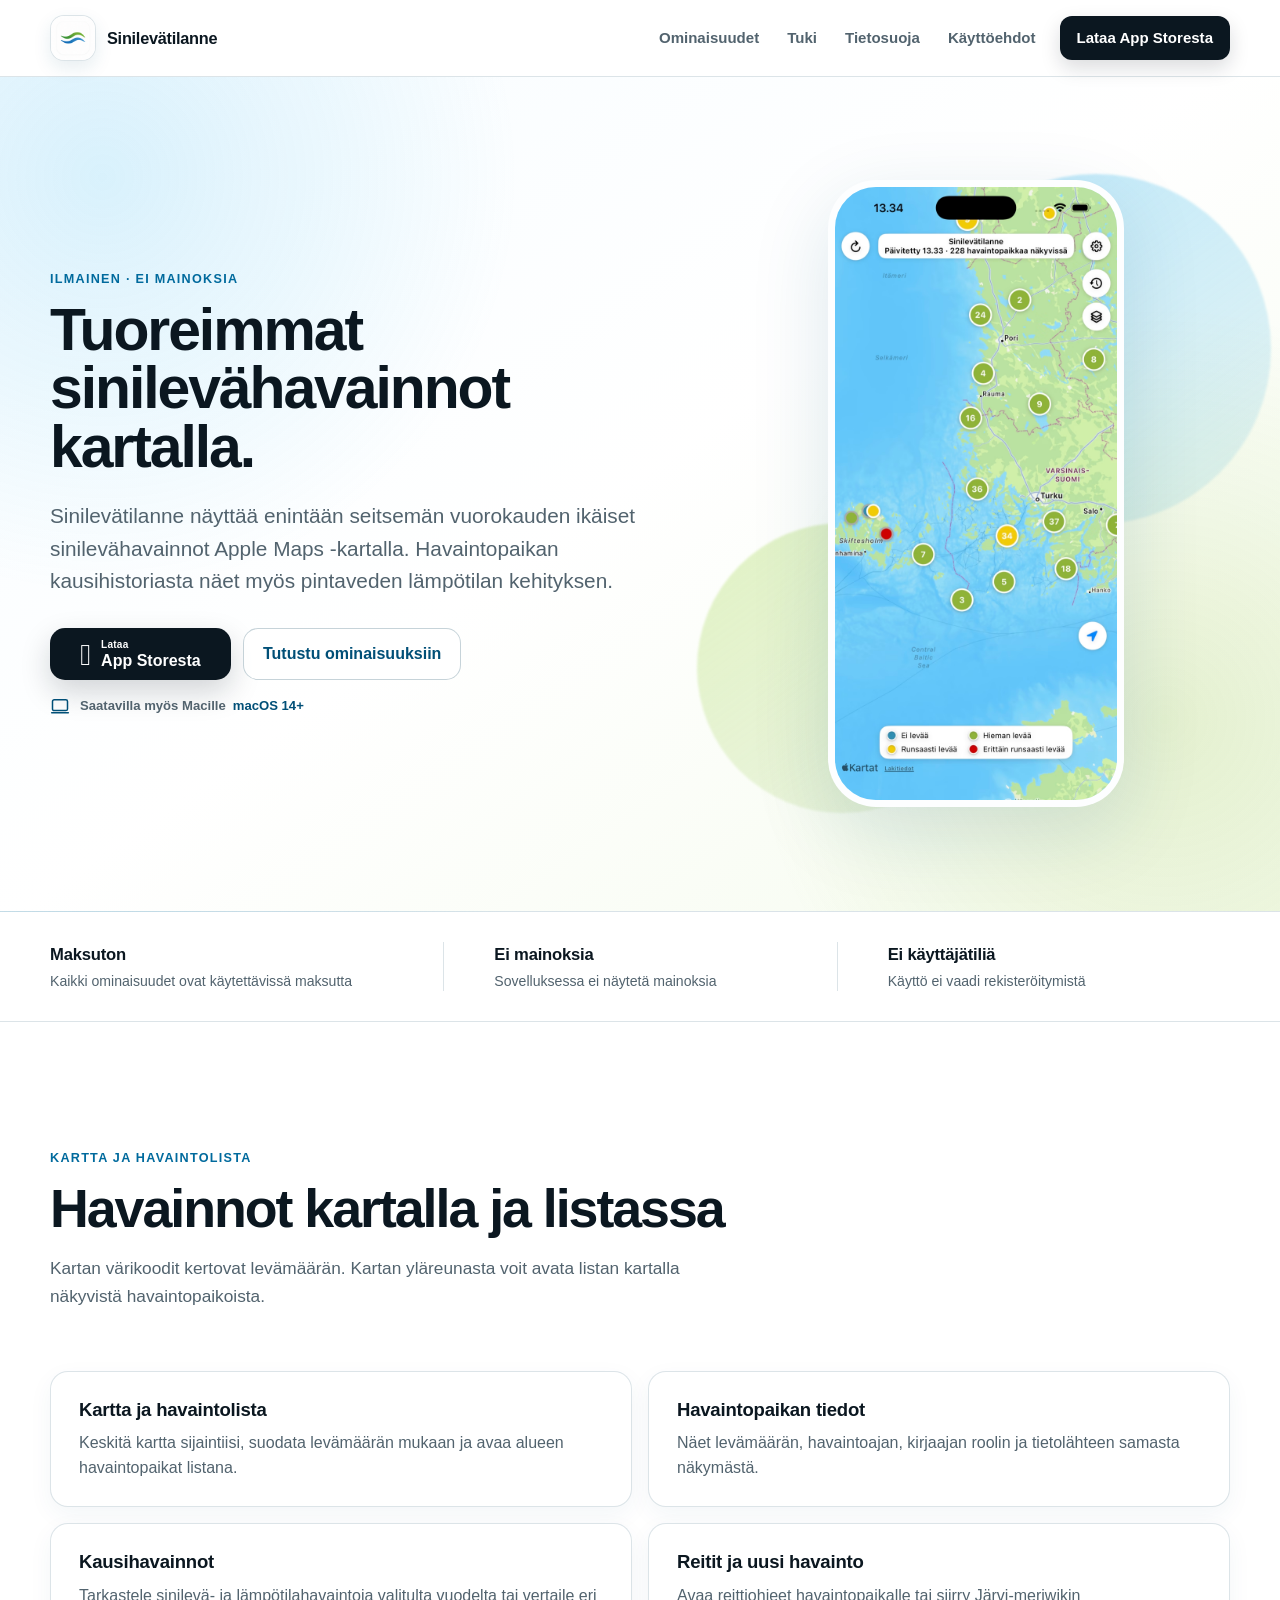
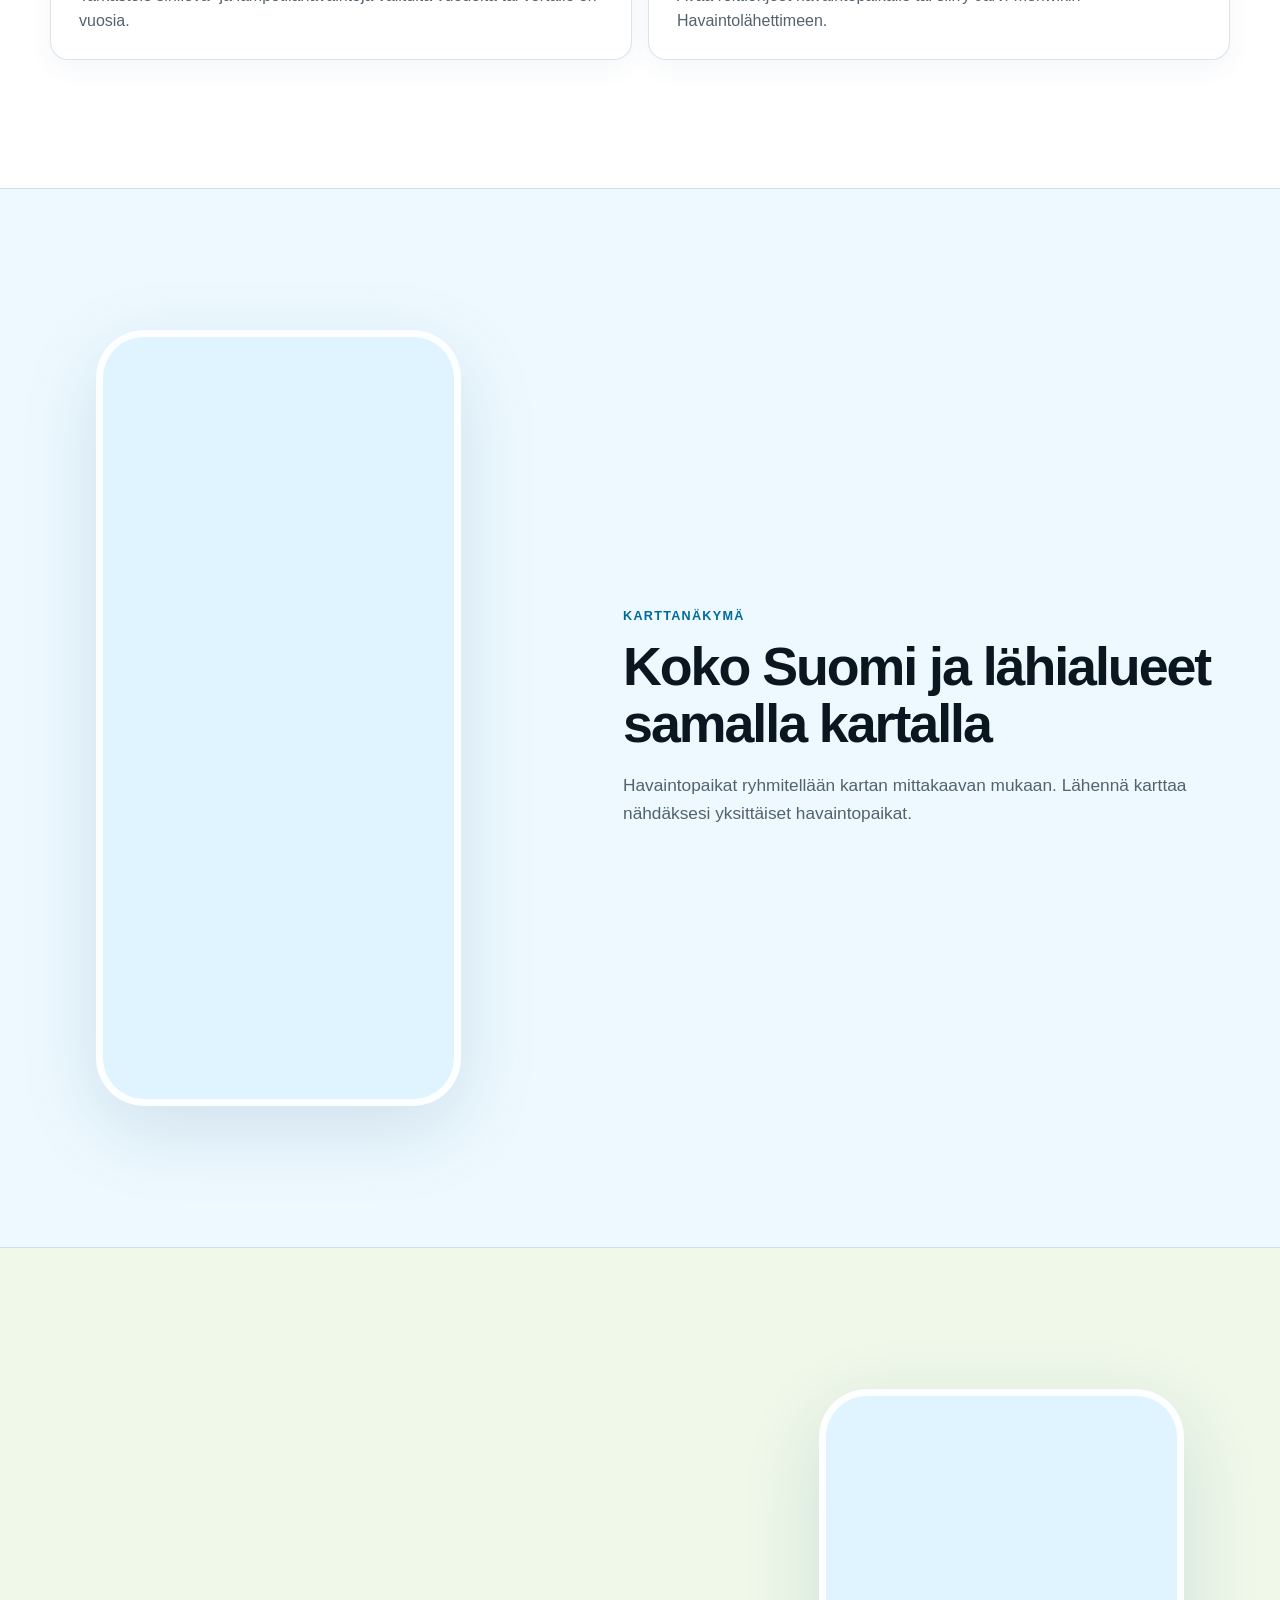
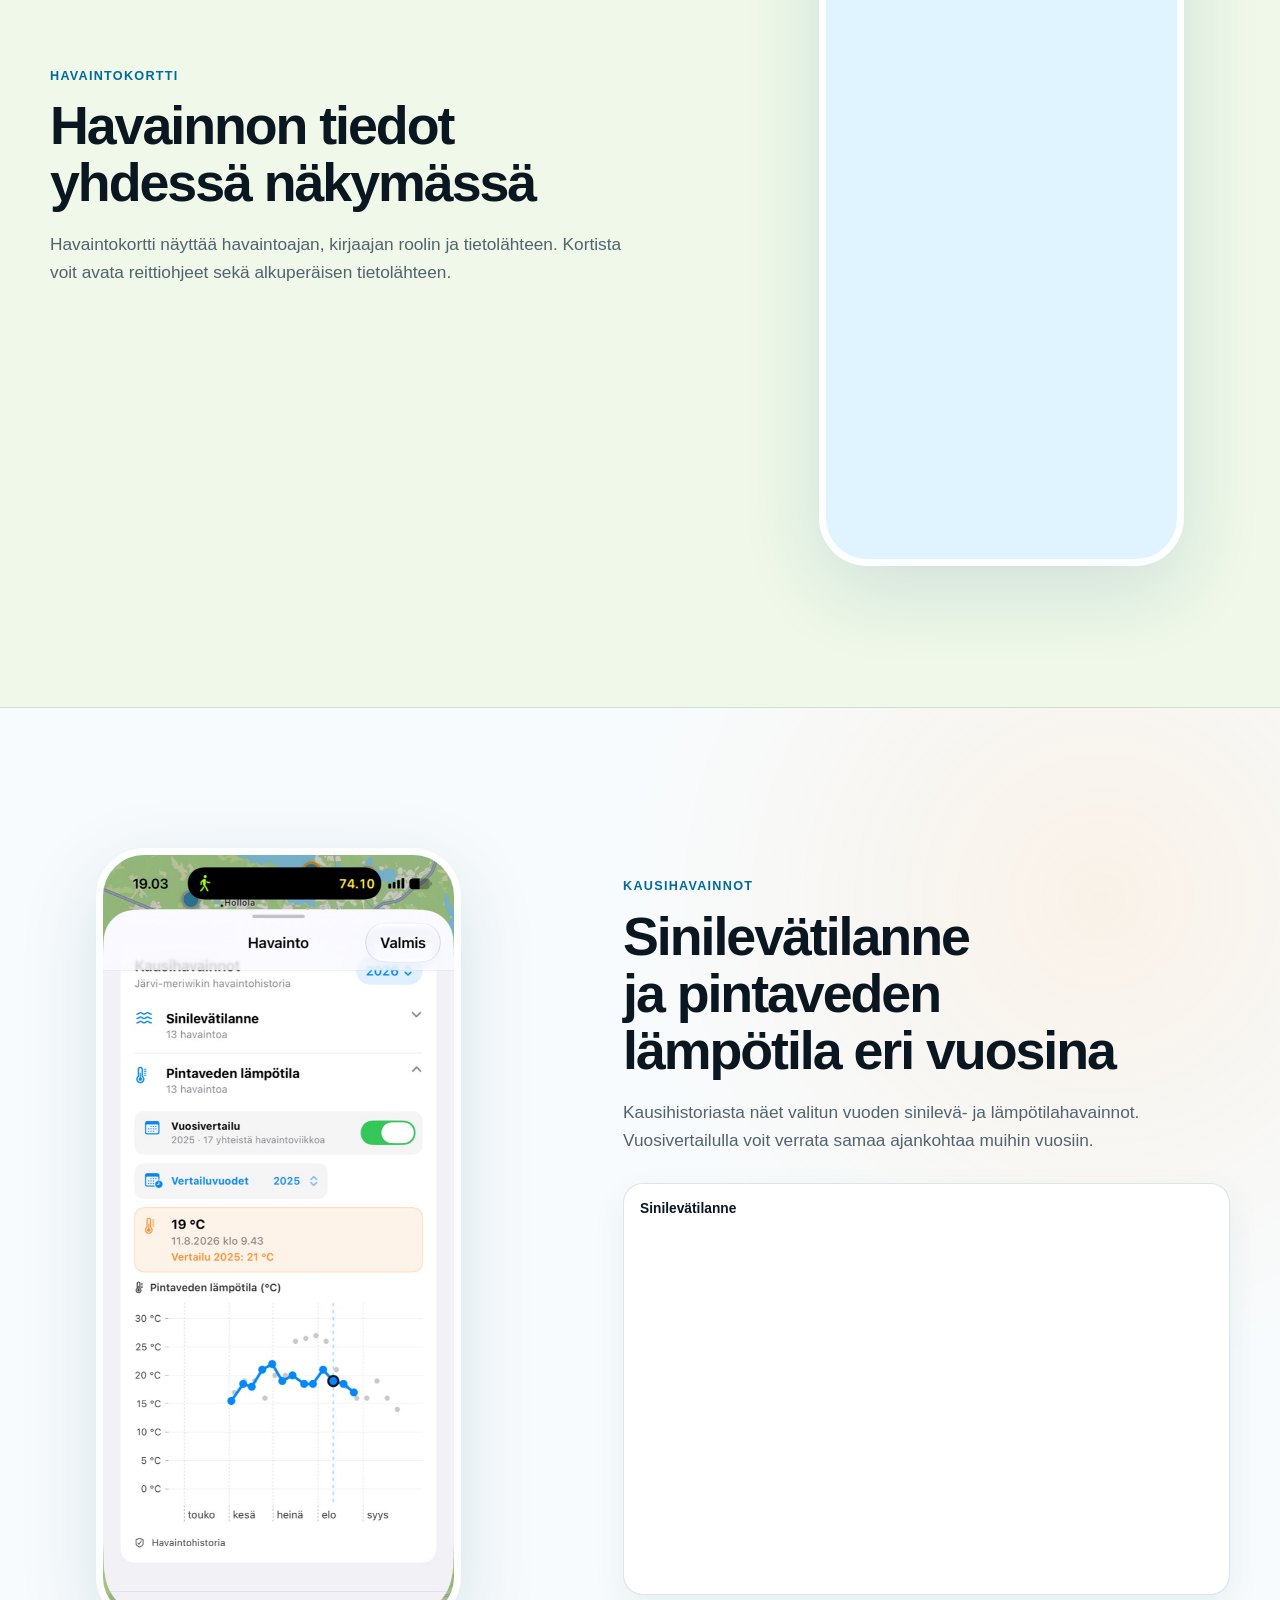
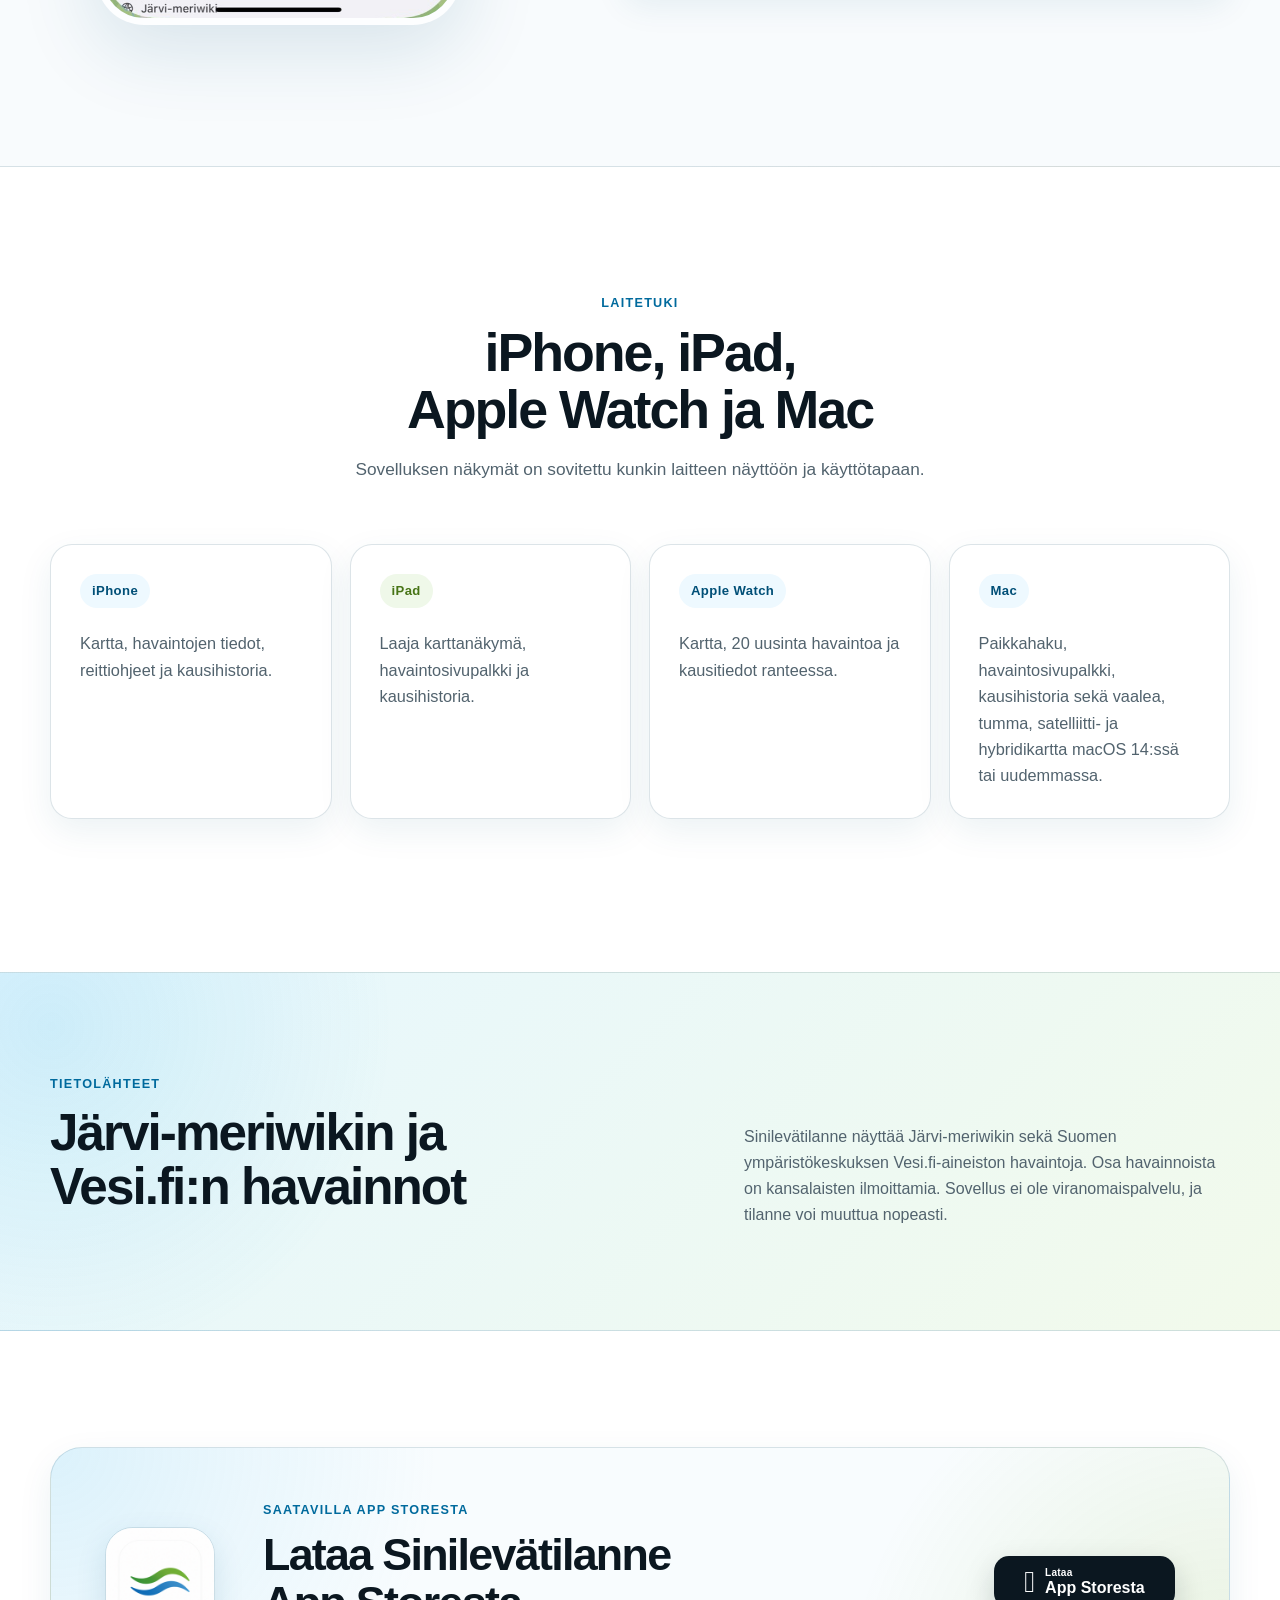
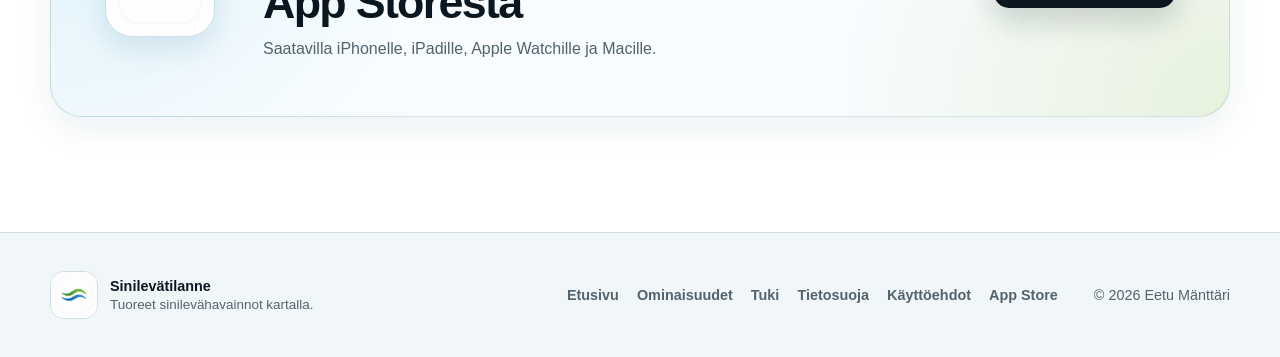
<file: docs/index.html>
<!DOCTYPE html>
<html lang="fi">
<head>
  <meta charset="utf-8">
  <meta name="viewport" content="width=device-width, initial-scale=1">
  <meta name="color-scheme" content="light">
  <meta name="theme-color" content="#eef9ff">
  <meta name="apple-itunes-app" content="app-id=6791301861">
  <meta name="application-name" content="Sinilevätilanne">
  <meta name="author" content="Eetu Mänttäri">
  <meta name="google-site-verification" content="71go5fELUd7GLlljHa2Le_Jdma97M3bWnVEcuIMGdMI">
  <meta name="robots" content="index, follow, max-image-preview:large, max-snippet:-1, max-video-preview:-1">
  <title>Sinilevätilanne – tuoreet sinilevähavainnot kartalla</title>
  <meta name="description" content="Tuoreet sinilevähavainnot Apple Maps -kartalla. Maksuton ja mainokseton Sinilevätilanne toimii iPhonella, iPadilla, Apple Watchilla ja Macilla.">
  <meta property="og:type" content="website">
  <meta property="og:locale" content="fi_FI">
  <meta property="og:site_name" content="Sinilevätilanne">
  <meta property="og:title" content="Sinilevätilanne – tuoreet havainnot yhdellä kartalla">
  <meta property="og:description" content="Maksuton ja mainokseton sovellus tuoreiden sinilevähavaintojen tarkistamiseen.">
  <meta property="og:image" content="https://edman01.github.io/sinilevatilanne/screenshots/map-coast.png">
  <meta property="og:image:width" content="1320">
  <meta property="og:image:height" content="2868">
  <meta property="og:image:alt" content="Sinilevätilanteen kartta, jossa tuoreet havainnot näkyvät värikoodattuina.">
  <meta property="og:url" content="https://edman01.github.io/sinilevatilanne/">
  <meta name="twitter:card" content="summary_large_image">
  <meta name="twitter:title" content="Sinilevätilanne – tuoreet sinilevähavainnot kartalla">
  <meta name="twitter:description" content="Maksuton ja mainokseton sinileväkartta iPhonelle, iPadille, Apple Watchille ja Macille.">
  <meta name="twitter:image" content="https://edman01.github.io/sinilevatilanne/screenshots/map-coast.png">
  <meta name="twitter:image:alt" content="Sinilevätilanteen kartta, jossa tuoreet havainnot näkyvät värikoodattuina.">
  <link rel="canonical" href="https://edman01.github.io/sinilevatilanne/">
  <link rel="alternate" hreflang="fi" href="https://edman01.github.io/sinilevatilanne/">
  <link rel="alternate" hreflang="x-default" href="https://edman01.github.io/sinilevatilanne/">
  <link rel="sitemap" type="application/xml" href="https://edman01.github.io/sinilevatilanne/sitemap.xml">
  <link rel="preload" as="image" type="image/avif" href="screenshots/map-coast-w720.avif" imagesrcset="screenshots/map-coast-w720.avif 720w, screenshots/map-coast-w1000.avif 1000w" imagesizes="(max-width: 860px) 82vw, 296px">
  <link rel="icon" href="app-icon.png" type="image/png">
  <link rel="apple-touch-icon" href="app-icon.png">
  <link rel="stylesheet" href="styles.css?v=20260829-9">
  <script type="application/ld+json">
  {
    "@context": "https://schema.org",
    "@graph": [
      {
        "@type": "WebSite",
        "@id": "https://edman01.github.io/sinilevatilanne/#website",
        "url": "https://edman01.github.io/sinilevatilanne/",
        "name": "Sinilevätilanne",
        "alternateName": "Sinilevätilanne-sovellus",
        "inLanguage": "fi"
      },
      {
        "@type": "WebPage",
        "@id": "https://edman01.github.io/sinilevatilanne/#webpage",
        "url": "https://edman01.github.io/sinilevatilanne/",
        "name": "Sinilevätilanne – tuoreet sinilevähavainnot kartalla",
        "description": "Tuoreet sinilevähavainnot Apple Maps -kartalla. Maksuton ja mainokseton Sinilevätilanne toimii iPhonella, iPadilla, Apple Watchilla ja Macilla.",
        "isPartOf": { "@id": "https://edman01.github.io/sinilevatilanne/#website" },
        "primaryImageOfPage": { "@id": "https://edman01.github.io/sinilevatilanne/#primaryimage" },
        "mainEntity": { "@id": "https://edman01.github.io/sinilevatilanne/#app" },
        "dateModified": "2026-08-29",
        "inLanguage": "fi"
      },
      {
        "@type": "ImageObject",
        "@id": "https://edman01.github.io/sinilevatilanne/#primaryimage",
        "url": "https://edman01.github.io/sinilevatilanne/screenshots/map-coast.png",
        "contentUrl": "https://edman01.github.io/sinilevatilanne/screenshots/map-coast.png",
        "width": 1320,
        "height": 2868,
        "caption": "Sinilevätilanteen kartta, jossa tuoreet havainnot näkyvät värikoodattuina.",
        "inLanguage": "fi"
      },
      {
        "@type": "SoftwareApplication",
        "@id": "https://edman01.github.io/sinilevatilanne/#app",
        "name": "Sinilevätilanne",
        "description": "Maksuton ja mainokseton sovellus tuoreiden sinilevähavaintojen tarkistamiseen Apple Maps -kartalta.",
        "applicationCategory": "UtilitiesApplication",
        "operatingSystem": "iOS, iPadOS, watchOS, macOS",
        "softwareVersion": "1.1.1",
        "url": "https://edman01.github.io/sinilevatilanne/",
        "downloadUrl": "https://apps.apple.com/us/app/sinilev%C3%A4tilanne/id6791301861",
        "image": "https://edman01.github.io/sinilevatilanne/app-icon.png",
        "screenshot": [
          "https://edman01.github.io/sinilevatilanne/screenshots/map-coast.png",
          "https://edman01.github.io/sinilevatilanne/screenshots/map-finland.png",
          "https://edman01.github.io/sinilevatilanne/screenshots/observation-detail.png"
        ],
        "offers": {
          "@type": "Offer",
          "price": "0",
          "priceCurrency": "EUR",
          "availability": "https://schema.org/InStock"
        },
        "author": {
          "@type": "Person",
          "name": "Eetu Mänttäri"
        },
        "featureList": [
          "Viimeisen viikon sinilevähavainnot",
          "Kartta-alueen havainnot luettelona",
          "Havaintokortit ja alkuperäiset tietolähteet",
          "Linkki uuden havainnon ilmoittamiseen Järvi-meriwikissä",
          "Karttateemat, oma sijainti ja reittiohjeet",
          "Sovelluksen jakaminen",
          "Tuki iPhonelle, iPadille, Apple Watchille ja Macille"
        ],
        "inLanguage": "fi"
      }
    ]
  }
  </script>
</head>
<body class="marketing-page">
  <a class="skip-link" href="#sisalto">Siirry sisältöön</a>

  <header class="site-header">
    <nav class="wide-container topbar" aria-label="Päänavigaatio">
      <a class="brand" href="./" aria-label="Sinilevätilanne – etusivu">
        <span class="app-mark" aria-hidden="true"><img src="app-icon.png" alt=""></span>
        <span>Sinilevätilanne</span>
      </a>
      <div class="nav-links marketing-nav">
        <a class="desktop-link" href="#ominaisuudet">Ominaisuudet</a>
        <a href="support.html">Tuki</a>
        <a class="desktop-link" href="privacy.html">Tietosuoja</a>
        <a class="desktop-link" href="terms.html">Käyttöehdot</a>
        <a class="nav-store" href="https://apps.apple.com/us/app/sinilev%C3%A4tilanne/id6791301861" aria-label="Lataa Sinilevätilanne App Storesta">
          <span class="full-label">Lataa App Storesta</span><span class="short-label">App Store</span>
        </a>
      </div>
    </nav>
  </header>

  <main id="sisalto">
    <section class="marketing-hero">
      <div class="wide-container hero-grid">
        <div class="hero-content">
          <p class="eyebrow">Ilmainen · Ei mainoksia</p>
          <h1>Tuoreimmat sinilevähavainnot kartalla.</h1>
          <p class="hero-lead">Sinilevätilanne näyttää enintään seitsemän vuorokauden ikäiset sinilevähavainnot Apple Maps -kartalla. Havaintopaikan kausihistoriasta näet myös pintaveden lämpötilan kehityksen.</p>
          <div class="hero-actions">
            <a class="app-store-button" href="https://apps.apple.com/us/app/sinilev%C3%A4tilanne/id6791301861" aria-label="Lataa Sinilevätilanne App Storesta">
              <span class="apple-symbol" aria-hidden="true"></span>
              <span><small>Lataa</small>App Storesta</span>
            </a>
            <a class="secondary-button" href="#ominaisuudet">Tutustu ominaisuuksiin</a>
            <div class="mac-availability" aria-label="Sinilevätilanne on saatavilla myös Macille">
              <svg viewBox="0 0 24 24" aria-hidden="true">
                <rect x="3" y="4.5" width="18" height="13" rx="2"></rect>
                <path d="M2 20h20"></path>
              </svg>
              <span><small>Saatavilla myös Macille</small><strong>macOS 14+</strong></span>
            </div>
          </div>
        </div>

        <div class="hero-visual">
          <div class="hero-orb hero-orb-blue" aria-hidden="true"></div>
          <div class="hero-orb hero-orb-green" aria-hidden="true"></div>
          <figure class="phone-shot hero-phone">
            <picture>
              <source type="image/avif" srcset="screenshots/map-coast-w720.avif 720w, screenshots/map-coast-w1000.avif 1000w" sizes="(max-width: 860px) 82vw, 296px">
              <img src="screenshots/map-coast.png" width="1320" height="2868" alt="Lounais-Suomen karttanäkymä, jossa näkyy eri tasoisia sinilevähavaintoja." fetchpriority="high">
            </picture>
          </figure>
        </div>
      </div>
    </section>

    <section class="fact-strip" aria-label="Sovelluksen yhteenveto">
      <div class="wide-container fact-strip-grid">
        <div><strong>Maksuton</strong><span>Kaikki ominaisuudet ovat käytettävissä maksutta</span></div>
        <div><strong>Ei mainoksia</strong><span>Sovelluksessa ei näytetä mainoksia</span></div>
        <div><strong>Ei käyttäjätiliä</strong><span>Käyttö ei vaadi rekisteröitymistä</span></div>
      </div>
    </section>

    <section id="ominaisuudet" class="section wide-container">
      <div class="section-heading">
        <p class="eyebrow">Kartta ja havaintolista</p>
        <h2>Havainnot kartalla ja listassa</h2>
        <p>Kartan värikoodit kertovat levämäärän. Kartan yläreunasta voit avata listan kartalla näkyvistä havaintopaikoista.</p>
      </div>

      <div class="feature-grid">
        <article class="feature-card">
          <h3>Kartta ja havaintolista</h3>
          <p>Keskitä kartta sijaintiisi, suodata levämäärän mukaan ja avaa alueen havaintopaikat listana.</p>
        </article>
        <article class="feature-card">
          <h3>Havaintopaikan tiedot</h3>
          <p>Näet levämäärän, havaintoajan, kirjaajan roolin ja tietolähteen samasta näkymästä.</p>
        </article>
        <article class="feature-card">
          <h3>Kausihavainnot</h3>
          <p>Tarkastele sinilevä- ja lämpötilahavaintoja valitulta vuodelta tai vertaile eri vuosia.</p>
        </article>
        <article class="feature-card">
          <h3>Reitit ja uusi havainto</h3>
          <p>Avaa reittiohjeet havaintopaikalle tai siirry Järvi-meriwikin Havaintolähettimeen.</p>
        </article>
      </div>
    </section>

    <section id="sovellus" class="showcase-section">
      <div class="wide-container showcase-grid">
        <figure class="phone-shot showcase-phone">
          <picture>
            <source type="image/avif" srcset="screenshots/map-finland-w480.avif 480w, screenshots/map-finland-w720.avif 720w, screenshots/map-finland-w1000.avif 1000w" sizes="(max-width: 860px) 76vw, 360px">
            <img src="screenshots/map-finland.png" width="1320" height="2868" alt="Sinilevätilanteen kartta, jossa koko Suomen havaintopaikat näkyvät värikoodattuina ryhminä." loading="lazy" decoding="async">
          </picture>
        </figure>
        <div class="showcase-copy">
          <p class="eyebrow">Karttanäkymä</p>
          <h2>Koko Suomi ja lähialueet samalla kartalla</h2>
          <p>Havaintopaikat ryhmitellään kartan mittakaavan mukaan. Lähennä karttaa nähdäksesi yksittäiset havaintopaikat.</p>
        </div>
      </div>
    </section>

    <section class="showcase-section showcase-alt">
      <div class="wide-container showcase-grid reverse">
        <figure class="phone-shot showcase-phone">
          <picture>
            <source type="image/avif" srcset="screenshots/observation-detail-w480.avif 480w, screenshots/observation-detail-w720.avif 720w, screenshots/observation-detail-w1000.avif 1000w" sizes="(max-width: 860px) 76vw, 360px">
            <img src="screenshots/observation-detail.png" width="1320" height="2868" alt="Havainnon tietonäkymä, jossa kansalaishavainto on luokiteltu erittäin runsaaksi leväksi ja lähteeksi on merkitty Vesi.fi / SYKE." loading="lazy" decoding="async">
          </picture>
        </figure>
        <div class="showcase-copy">
          <p class="eyebrow">Havaintokortti</p>
          <h2>Havainnon tiedot yhdessä näkymässä</h2>
          <p>Havaintokortti näyttää havaintoajan, kirjaajan roolin ja tietolähteen. Kortista voit avata reittiohjeet sekä alkuperäisen tietolähteen.</p>
        </div>
      </div>
    </section>

    <section class="showcase-section showcase-season">
      <div class="wide-container showcase-grid">
        <figure class="phone-shot showcase-phone">
          <img src="screenshots/season-temperature.jpg" width="588" height="1280" alt="Kausihavaintojen näkymä, jossa pintaveden lämpötilan kehitys näkyy vuosittain vertailtavana käyränä." loading="lazy" decoding="async">
        </figure>
        <div class="showcase-copy">
          <p class="eyebrow">Kausihavainnot</p>
          <h2>Sinilevätilanne ja pintaveden lämpötila eri vuosina</h2>
          <p>Kausihistoriasta näet valitun vuoden sinilevä- ja lämpötilahavainnot. Vuosivertailulla voit verrata samaa ajankohtaa muihin vuosiin.</p>
          <figure class="season-inline-chart">
            <figcaption>Sinilevätilanne</figcaption>
            <img src="screenshots/season-algae-ios.png" width="1154" height="698" alt="iPhonen kausihavaintojen kuvaaja, jossa sinilevätilanne näkyy havaintopisteinä toukokuusta syyskuuhun." loading="lazy" decoding="async">
          </figure>
        </div>
      </div>
    </section>

    <section id="laitetuki" class="section wide-container device-section">
      <div class="section-heading centered">
        <p class="eyebrow">Laitetuki</p>
        <h2>iPhone, iPad, Apple Watch ja Mac</h2>
        <p>Sovelluksen näkymät on sovitettu kunkin laitteen näyttöön ja käyttötapaan.</p>
      </div>
      <div class="device-grid">
        <article><h3>iPhone</h3><p>Kartta, havaintojen tiedot, reittiohjeet ja kausihistoria.</p></article>
        <article><h3>iPad</h3><p>Laaja karttanäkymä, havaintosivupalkki ja kausihistoria.</p></article>
        <article><h3>Apple Watch</h3><p>Kartta, 20 uusinta havaintoa ja kausitiedot ranteessa.</p></article>
        <article><h3>Mac</h3><p>Paikkahaku, havaintosivupalkki, kausihistoria sekä vaalea, tumma, satelliitti- ja hybridikartta macOS 14:ssä tai uudemmassa.</p></article>
      </div>
    </section>

    <section class="source-band">
      <div class="wide-container source-band-grid">
        <div>
          <p class="eyebrow">Tietolähteet</p>
          <h2>Järvi-meriwikin ja Vesi.fi:n havainnot</h2>
        </div>
        <p>Sinilevätilanne näyttää Järvi-meriwikin sekä Suomen ympäristökeskuksen Vesi.fi-aineiston havaintoja. Osa havainnoista on kansalaisten ilmoittamia. Sovellus ei ole viranomaispalvelu, ja tilanne voi muuttua nopeasti.</p>
      </div>
    </section>

    <section class="final-cta">
      <div class="wide-container final-cta-card">
        <img src="app-icon.png" width="120" height="120" alt="Sinilevätilanne-sovelluksen kuvake">
        <div>
          <p class="eyebrow">Saatavilla App Storesta</p>
          <h2>Lataa Sinilevätilanne App Storesta</h2>
          <p>Saatavilla iPhonelle, iPadille, Apple Watchille ja Macille.</p>
        </div>
        <a class="app-store-button" href="https://apps.apple.com/us/app/sinilev%C3%A4tilanne/id6791301861" aria-label="Lataa Sinilevätilanne App Storesta">
          <span class="apple-symbol" aria-hidden="true"></span>
          <span><small>Lataa</small>App Storesta</span>
        </a>
      </div>
    </section>
  </main>

  <footer class="site-footer">
    <div class="wide-container footer-grid">
      <div class="footer-brand">
        <img src="app-icon.png" width="48" height="48" alt="">
        <div><strong>Sinilevätilanne</strong><span>Tuoreet sinilevähavainnot kartalla.</span></div>
      </div>
      <nav aria-label="Alatunnisteen linkit">
        <a href="./">Etusivu</a>
        <a href="#ominaisuudet">Ominaisuudet</a>
        <a href="support.html">Tuki</a>
        <a href="privacy.html">Tietosuoja</a>
        <a href="terms.html">Käyttöehdot</a>
        <a href="https://apps.apple.com/us/app/sinilev%C3%A4tilanne/id6791301861">App Store</a>
      </nav>
      <p>© 2026 Eetu Mänttäri</p>
    </div>
  </footer>
</body>
</html>
</file>
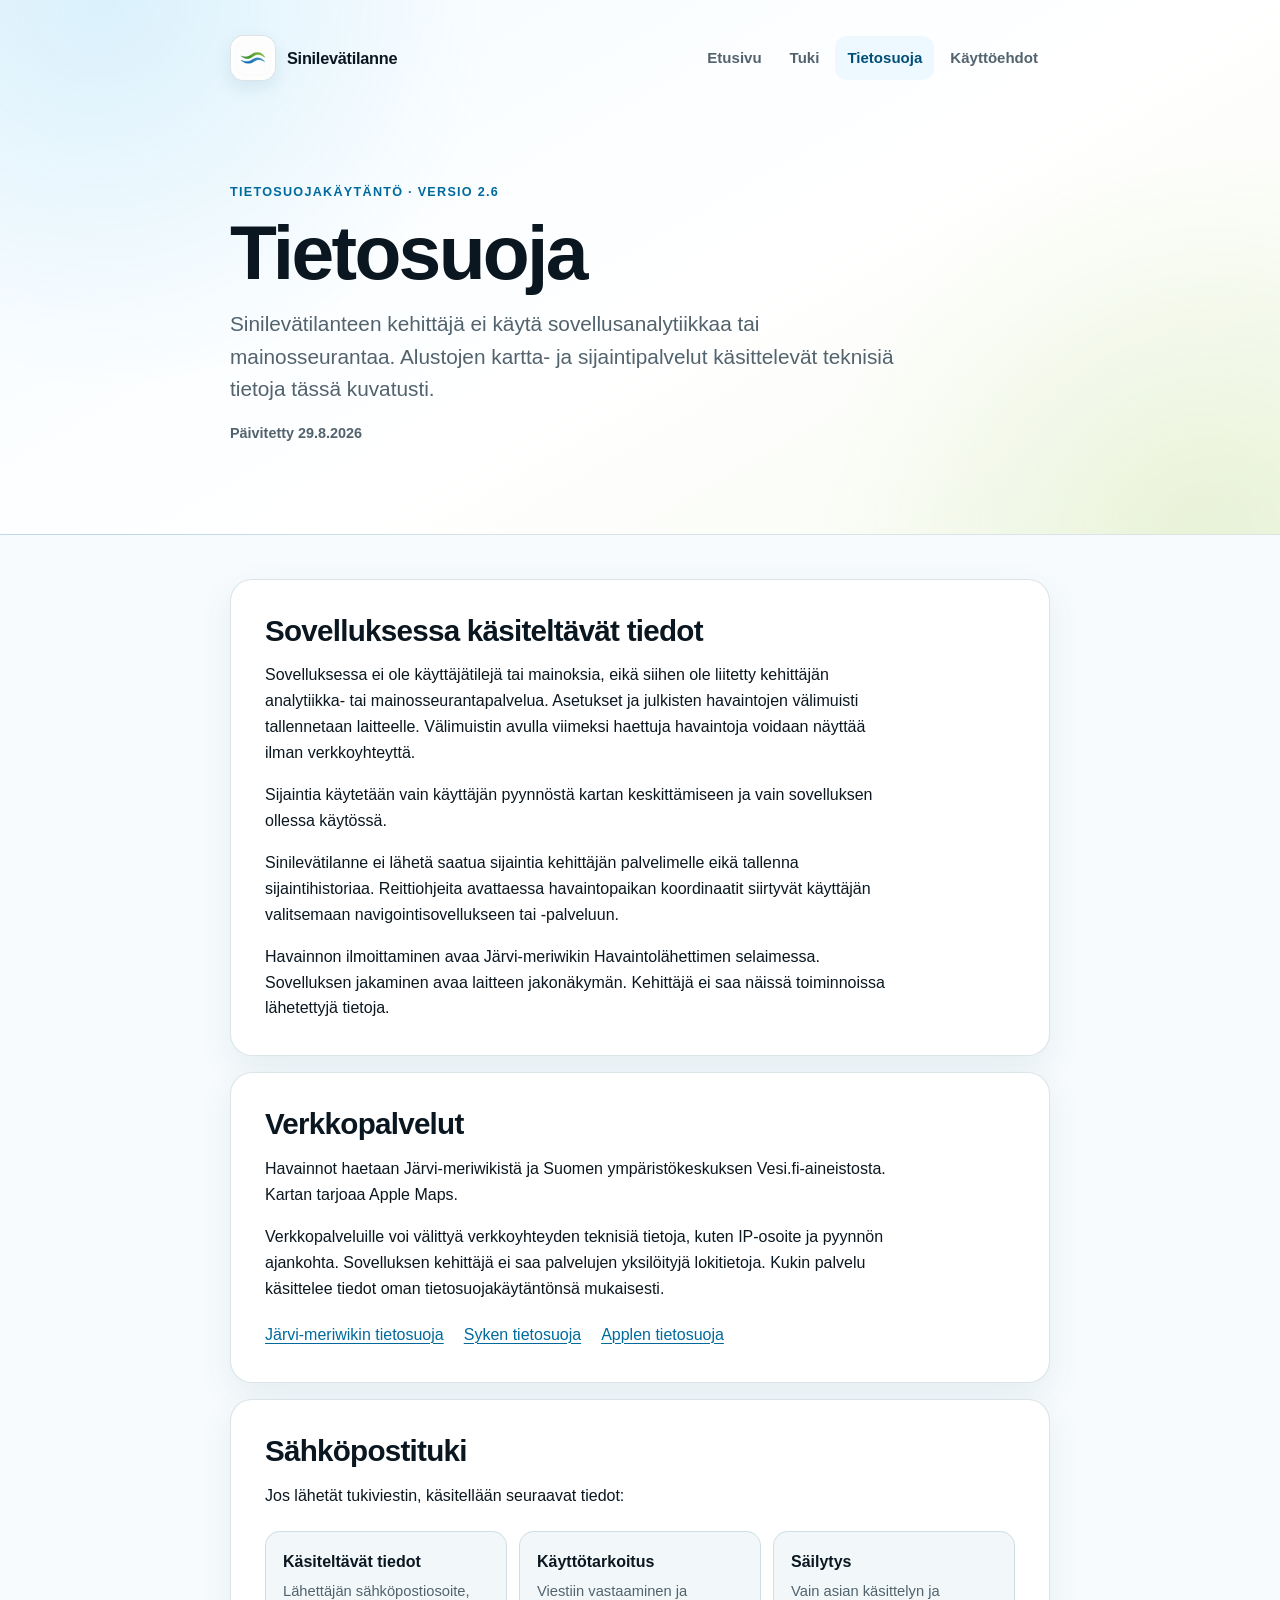
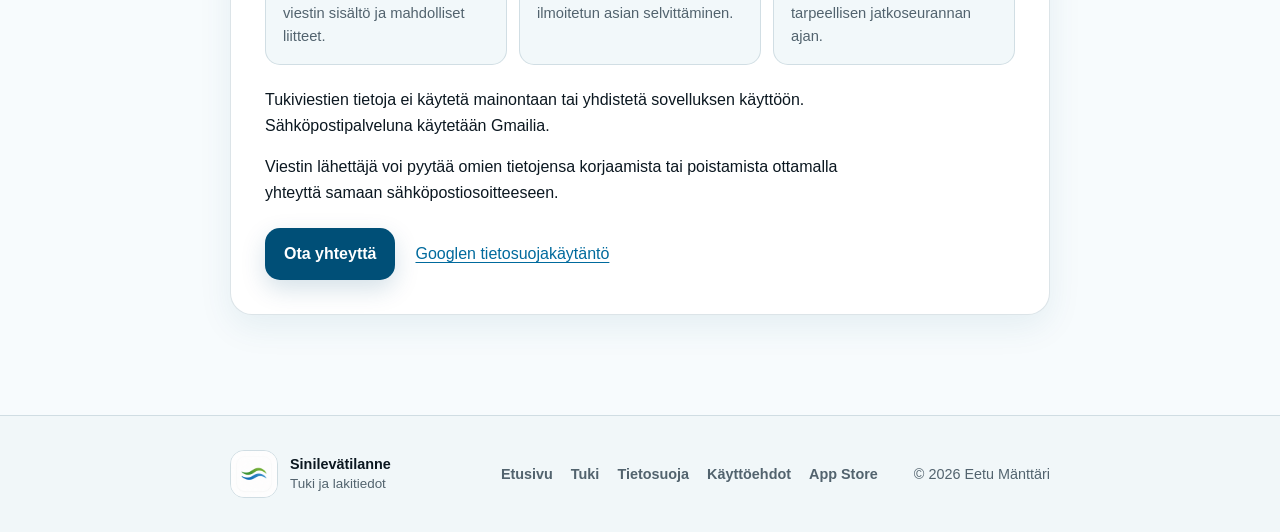
<file: docs/privacy.html>
<!DOCTYPE html>
<html lang="fi">
<head>
  <meta charset="utf-8">
  <meta name="viewport" content="width=device-width, initial-scale=1">
  <meta name="color-scheme" content="light">
  <meta name="theme-color" content="#eef9ff">
  <meta name="application-name" content="Sinilevätilanne">
  <meta name="author" content="Eetu Mänttäri">
  <meta name="robots" content="index, follow, max-image-preview:large, max-snippet:-1, max-video-preview:-1">
  <title>Sinilevätilanne – Tietosuojakäytäntö</title>
  <meta name="description" content="Sinilevätilanne-sovelluksen tietosuojakäytäntö iPhonelle, iPadille, Apple Watchille ja Macille.">
  <meta property="og:type" content="website">
  <meta property="og:locale" content="fi_FI">
  <meta property="og:site_name" content="Sinilevätilanne">
  <meta property="og:title" content="Sinilevätilanne – tietosuojakäytäntö">
  <meta property="og:description" content="Miten Sinilevätilanne käsittelee tietoja iPhonella, iPadilla, Apple Watchilla, Macilla ja sähköpostituessa.">
  <meta property="og:image" content="https://edman01.github.io/sinilevatilanne/app-icon.png">
  <meta property="og:image:width" content="256">
  <meta property="og:image:height" content="256">
  <meta property="og:image:alt" content="Sinilevätilanne-sovelluksen kuvake">
  <meta property="og:url" content="https://edman01.github.io/sinilevatilanne/privacy.html">
  <link rel="canonical" href="https://edman01.github.io/sinilevatilanne/privacy.html">
  <link rel="alternate" hreflang="fi" href="https://edman01.github.io/sinilevatilanne/privacy.html">
  <link rel="sitemap" type="application/xml" href="https://edman01.github.io/sinilevatilanne/sitemap.xml">
  <link rel="icon" href="app-icon.png" type="image/png">
  <link rel="apple-touch-icon" href="app-icon.png">
  <link rel="stylesheet" href="styles.css?v=20260829-9">
</head>
<body>
  <a class="skip-link" href="#sisalto">Siirry sisältöön</a>

  <header class="legal-hero">
    <div class="container">
      <nav class="topbar" aria-label="Päänavigaatio">
        <a class="brand" href="./" aria-label="Sinilevätilanne – etusivu">
          <span class="app-mark" aria-hidden="true"><img src="app-icon.png" alt=""></span>
          <span>Sinilevätilanne</span>
        </a>
        <div class="nav-links">
          <a href="./">Etusivu</a>
          <a href="support.html">Tuki</a>
          <a aria-current="page" href="privacy.html">Tietosuoja</a>
          <a href="terms.html">Käyttöehdot</a>
        </div>
      </nav>

      <div class="legal-heading">
        <p class="eyebrow">Tietosuojakäytäntö · versio 2.6</p>
        <h1>Tietosuoja</h1>
        <p class="lead">Sinilevätilanteen kehittäjä ei käytä sovellusanalytiikkaa tai mainosseurantaa. Alustojen kartta- ja sijaintipalvelut käsittelevät teknisiä tietoja tässä kuvatusti.</p>
        <p class="updated">Päivitetty 29.8.2026</p>
      </div>
    </div>
  </header>

  <main id="sisalto" class="container legal">
    <section class="card" aria-labelledby="sovellus">
      <h2 id="sovellus">Sovelluksessa käsiteltävät tiedot</h2>
      <p>Sovelluksessa ei ole käyttäjätilejä tai mainoksia, eikä siihen ole liitetty kehittäjän analytiikka- tai mainosseurantapalvelua. Asetukset ja julkisten havaintojen välimuisti tallennetaan laitteelle. Välimuistin avulla viimeksi haettuja havaintoja voidaan näyttää ilman verkkoyhteyttä.</p>
      <p>Sijaintia käytetään vain käyttäjän pyynnöstä kartan keskittämiseen ja vain sovelluksen ollessa käytössä.</p>
      <p>Sinilevätilanne ei lähetä saatua sijaintia kehittäjän palvelimelle eikä tallenna sijaintihistoriaa. Reittiohjeita avattaessa havaintopaikan koordinaatit siirtyvät käyttäjän valitsemaan navigointisovellukseen tai -palveluun.</p>
      <p>Havainnon ilmoittaminen avaa Järvi-meriwikin Havaintolähettimen selaimessa. Sovelluksen jakaminen avaa laitteen jakonäkymän. Kehittäjä ei saa näissä toiminnoissa lähetettyjä tietoja.</p>
    </section>

    <section class="card" aria-labelledby="palvelut">
      <h2 id="palvelut">Verkkopalvelut</h2>
      <p>Havainnot haetaan Järvi-meriwikistä ja Suomen ympäristökeskuksen Vesi.fi-aineistosta. Kartan tarjoaa Apple Maps.</p>
      <p>Verkkopalveluille voi välittyä verkkoyhteyden teknisiä tietoja, kuten IP-osoite ja pyynnön ajankohta. Sovelluksen kehittäjä ei saa palvelujen yksilöityjä lokitietoja. Kukin palvelu käsittelee tiedot oman tietosuojakäytäntönsä mukaisesti.</p>
      <p class="link-row">
        <a href="https://www.jarviwiki.fi/wiki/J%C3%A4rviwiki%3ATietosuojak%C3%A4yt%C3%A4nt%C3%B6" rel="external">Järvi-meriwikin tietosuoja</a>
        <a href="https://www.syke.fi/fi/tietoa-meista/tietosuoja" rel="external">Syken tietosuoja</a>
        <a href="https://www.apple.com/legal/privacy/fi/" rel="external">Applen tietosuoja</a>
      </p>
    </section>

    <section class="card" aria-labelledby="tuki">
      <h2 id="tuki">Sähköpostituki</h2>
      <p>Jos lähetät tukiviestin, käsitellään seuraavat tiedot:</p>

      <dl class="privacy-points">
        <div>
          <dt>Käsiteltävät tiedot</dt>
          <dd>Lähettäjän sähköpostiosoite, viestin sisältö ja mahdolliset liitteet.</dd>
        </div>
        <div>
          <dt>Käyttötarkoitus</dt>
          <dd>Viestiin vastaaminen ja ilmoitetun asian selvittäminen.</dd>
        </div>
        <div>
          <dt>Säilytys</dt>
          <dd>Vain asian käsittelyn ja tarpeellisen jatkoseurannan ajan.</dd>
        </div>
      </dl>

      <p>Tukiviestien tietoja ei käytetä mainontaan tai yhdistetä sovelluksen käyttöön. Sähköpostipalveluna käytetään Gmailia.</p>
      <p>Viestin lähettäjä voi pyytää omien tietojensa korjaamista tai poistamista ottamalla yhteyttä samaan sähköpostiosoitteeseen.</p>
      <div class="contact-actions">
        <a class="button" href="mailto:edman.build@gmail.com?subject=Sinilev%C3%A4tilanne%20%E2%80%93%20tietosuoja">Ota yhteyttä</a>
        <a href="https://policies.google.com/privacy?hl=fi" rel="external">Googlen tietosuojakäytäntö</a>
      </div>
    </section>
  </main>

  <footer class="site-footer legal-footer">
    <div class="container footer-grid">
      <div class="footer-brand">
        <img src="app-icon.png" width="48" height="48" alt="">
        <div><strong>Sinilevätilanne</strong><span>Tuki ja lakitiedot</span></div>
      </div>
      <nav aria-label="Alatunnisteen linkit">
        <a href="./">Etusivu</a>
        <a href="support.html">Tuki</a>
        <a href="privacy.html">Tietosuoja</a>
        <a href="terms.html">Käyttöehdot</a>
        <a href="https://apps.apple.com/us/app/sinilev%C3%A4tilanne/id6791301861">App Store</a>
      </nav>
      <p>© 2026 Eetu Mänttäri</p>
    </div>
  </footer>
</body>
</html>
</file>
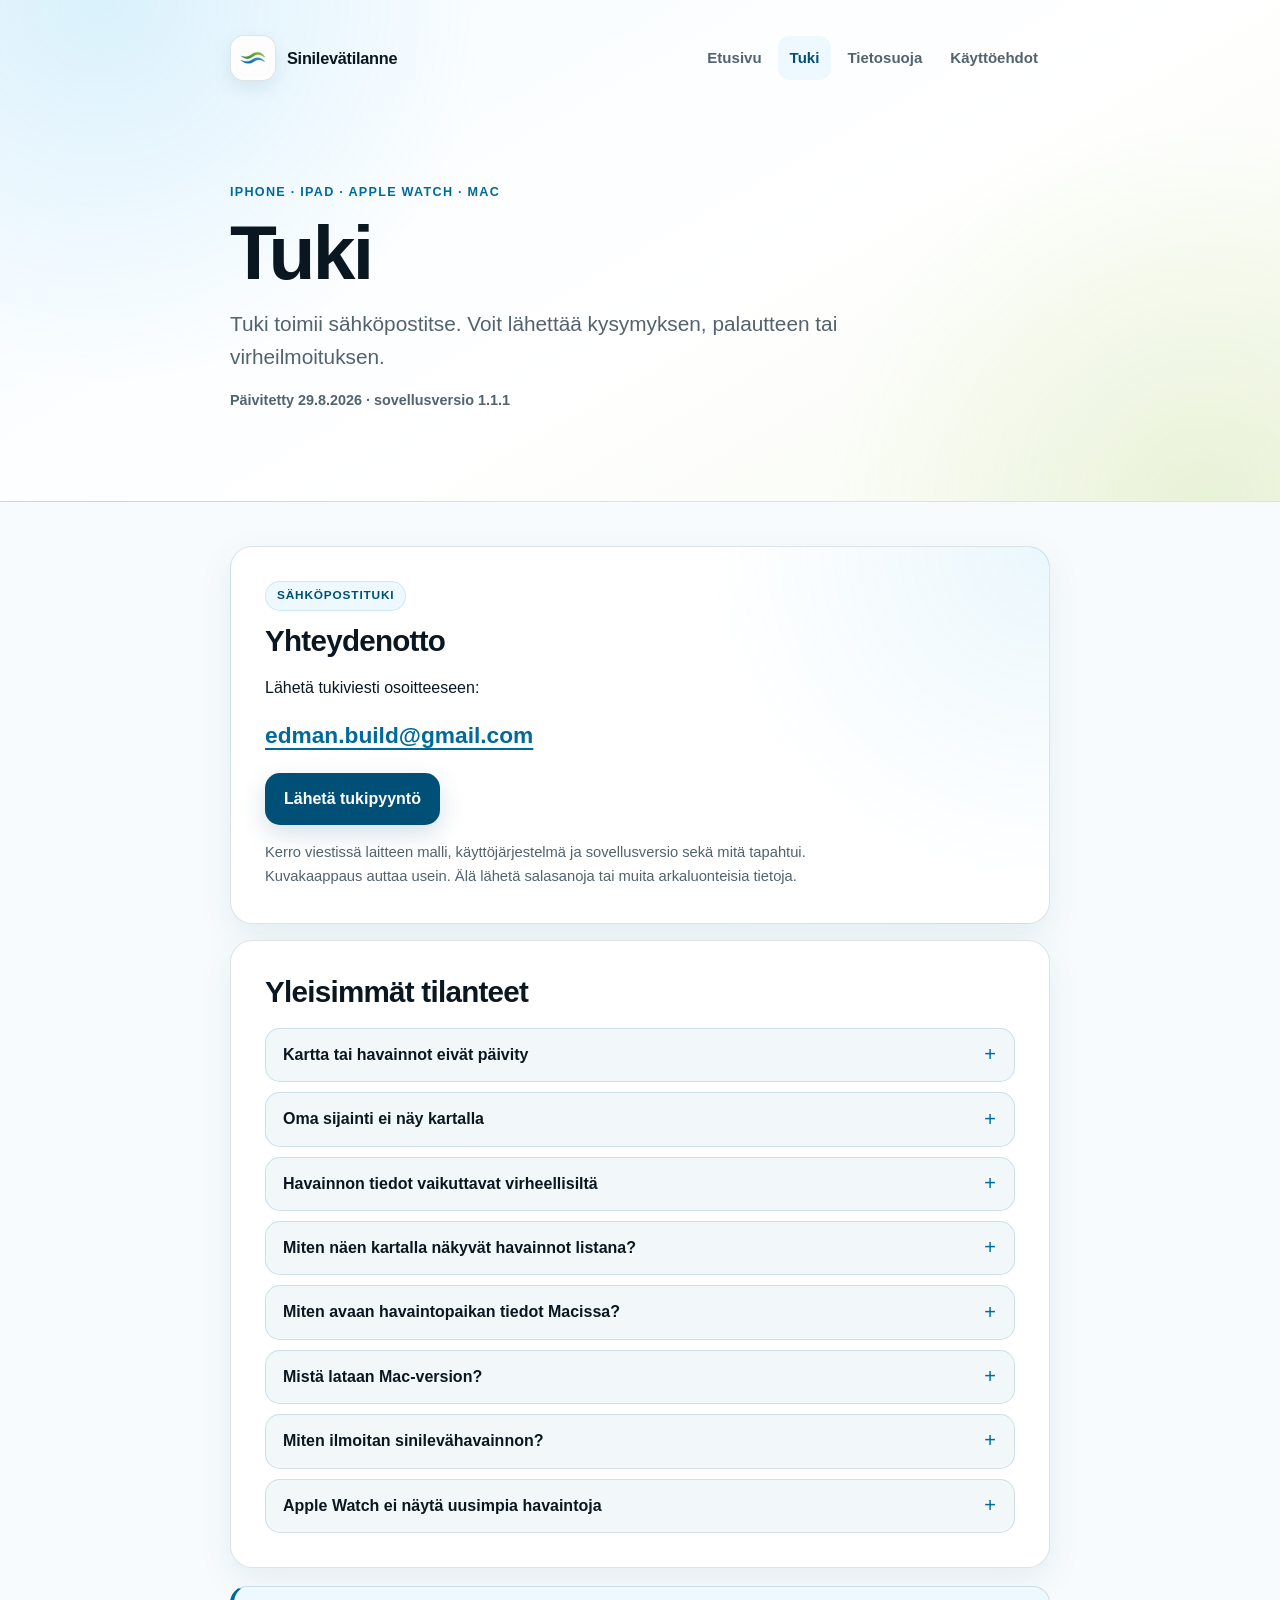
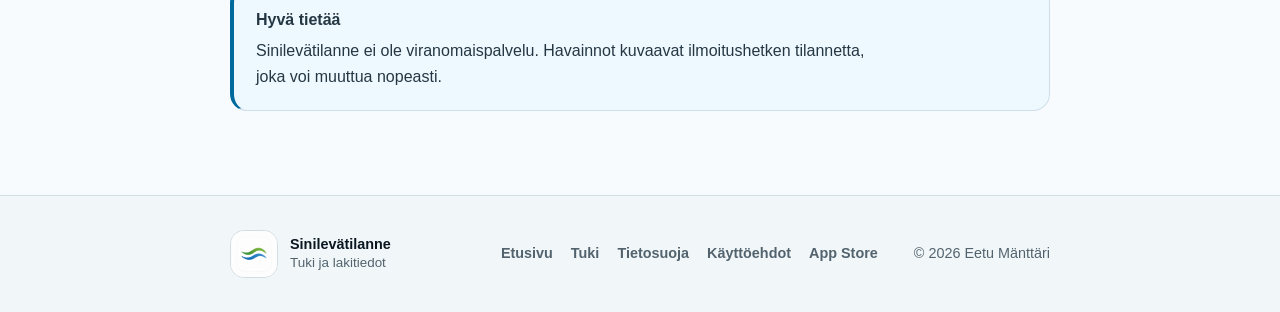
<file: docs/support.html>
<!DOCTYPE html>
<html lang="fi">
<head>
  <meta charset="utf-8">
  <meta name="viewport" content="width=device-width, initial-scale=1">
  <meta name="color-scheme" content="light">
  <meta name="theme-color" content="#eef9ff">
  <meta name="application-name" content="Sinilevätilanne">
  <meta name="author" content="Eetu Mänttäri">
  <meta name="robots" content="index, follow, max-image-preview:large, max-snippet:-1, max-video-preview:-1">
  <title>Sinilevätilanne-tuki – iPhone, iPad, Apple Watch ja Mac</title>
  <meta name="description" content="Sinilevätilanteen ohjeet havaintojen päivitykseen, sijaintiin, Apple Watchiin ja Maciin sekä yhteystiedot tukipyyntöä varten.">
  <meta property="og:type" content="website">
  <meta property="og:locale" content="fi_FI">
  <meta property="og:site_name" content="Sinilevätilanne">
  <meta property="og:title" content="Sinilevätilanne-tuki">
  <meta property="og:description" content="Ohjeet ja sähköpostituki Sinilevätilanteen iPhone-, iPad-, Apple Watch- ja Mac-sovellukselle.">
  <meta property="og:image" content="https://edman01.github.io/sinilevatilanne/app-icon.png">
  <meta property="og:image:width" content="256">
  <meta property="og:image:height" content="256">
  <meta property="og:image:alt" content="Sinilevätilanne-sovelluksen kuvake">
  <meta property="og:url" content="https://edman01.github.io/sinilevatilanne/support.html">
  <link rel="canonical" href="https://edman01.github.io/sinilevatilanne/support.html">
  <link rel="alternate" hreflang="fi" href="https://edman01.github.io/sinilevatilanne/support.html">
  <link rel="sitemap" type="application/xml" href="https://edman01.github.io/sinilevatilanne/sitemap.xml">
  <link rel="icon" href="app-icon.png" type="image/png">
  <link rel="apple-touch-icon" href="app-icon.png">
  <link rel="stylesheet" href="styles.css?v=20260829-9">
</head>
<body>
  <a class="skip-link" href="#sisalto">Siirry sisältöön</a>

  <header class="legal-hero">
    <div class="container">
      <nav class="topbar" aria-label="Päänavigaatio">
        <a class="brand" href="./" aria-label="Sinilevätilanne – etusivu">
          <span class="app-mark" aria-hidden="true"><img src="app-icon.png" alt=""></span>
          <span>Sinilevätilanne</span>
        </a>
        <div class="nav-links">
          <a href="./">Etusivu</a>
          <a aria-current="page" href="support.html">Tuki</a>
          <a href="privacy.html">Tietosuoja</a>
          <a href="terms.html">Käyttöehdot</a>
        </div>
      </nav>

      <div class="legal-heading">
        <p class="eyebrow">iPhone · iPad · Apple Watch · Mac</p>
        <h1>Tuki</h1>
        <p class="lead">Tuki toimii sähköpostitse. Voit lähettää kysymyksen, palautteen tai virheilmoituksen.</p>
        <p class="updated">Päivitetty 29.8.2026 · sovellusversio 1.1.1</p>
      </div>
    </div>
  </header>

  <main id="sisalto" class="container legal">
    <section class="card contact-card" aria-labelledby="yhteys">
      <p class="pill">Sähköpostituki</p>
      <h2 id="yhteys">Yhteydenotto</h2>
      <p>Lähetä tukiviesti osoitteeseen:</p>
      <p class="email"><a href="mailto:edman.build@gmail.com?subject=Sinilev%C3%A4tilanne%20%E2%80%93%20tuki">edman.build@gmail.com</a></p>
      <p><a class="button" href="mailto:edman.build@gmail.com?subject=Sinilev%C3%A4tilanne%20%E2%80%93%20tuki">Lähetä tukipyyntö</a></p>
      <p class="muted">Kerro viestissä laitteen malli, käyttöjärjestelmä ja sovellusversio sekä mitä tapahtui. Kuvakaappaus auttaa usein. Älä lähetä salasanoja tai muita arkaluonteisia tietoja.</p>
    </section>

    <section class="card" aria-labelledby="tilanteet">
      <h2 id="tilanteet">Yleisimmät tilanteet</h2>
      <div class="faq-list">
        <details>
          <summary>Kartta tai havainnot eivät päivity</summary>
          <p>Tarkista internet-yhteys ja paina kartan päivityspainiketta uudelleen. Tietolähteissä voi ajoittain olla viivettä.</p>
        </details>
        <details>
          <summary>Oma sijainti ei näy kartalla</summary>
          <p>Tarkista Sinilevätilanteen sijaintilupa laitteen asetuksista. Sijaintia käytetään vain kartan keskittämiseen.</p>
        </details>
        <details>
          <summary>Havainnon tiedot vaikuttavat virheellisiltä</summary>
          <p>Sovellus näyttää tietolähteistä saadut tiedot sellaisinaan. Tarkista havainto havaintokortin lähdelinkistä.</p>
        </details>
        <details>
          <summary>Miten näen kartalla näkyvät havainnot listana?</summary>
          <p>iPhonessa ja iPadissa voit avata kartta-alueen havaintolistan kartan yläreunasta. Macissa näkyvät havaintopaikat ovat ikkunan vasemmassa sivupalkissa.</p>
        </details>
        <details>
          <summary>Miten avaan havaintopaikan tiedot Macissa?</summary>
          <p>Valitse karttapiste tai havaintopaikka vasemmasta sivupalkista. Paikan tiedot ja havaintohistoria avautuvat havaintokorttiin.</p>
        </details>
        <details>
          <summary>Mistä lataan Mac-version?</summary>
          <p>Avaa Sinilevätilanteen App Store -sivu Macilla. Mac-versio vaatii macOS 14:n tai uudemman.</p>
        </details>
        <details>
          <summary>Miten ilmoitan sinilevähavainnon?</summary>
          <p>Ilmoituspainike löytyy asetuksista ja havaintokortista. Se avaa Järvi-meriwikin Havaintolähettimen selaimessa.</p>
        </details>
        <details>
          <summary>Apple Watch ei näytä uusimpia havaintoja</summary>
          <p>Tarkista kellon verkkoyhteys ja avaa sovellus uudelleen. Etusivulla näytetään 20 uusinta havaintoa.</p>
        </details>
      </div>
    </section>

    <aside class="notice" aria-label="Huomautus">
      <strong>Hyvä tietää</strong>
      <p>Sinilevätilanne ei ole viranomaispalvelu. Havainnot kuvaavat ilmoitushetken tilannetta, joka voi muuttua nopeasti.</p>
    </aside>
  </main>

  <footer class="site-footer legal-footer">
    <div class="container footer-grid">
      <div class="footer-brand">
        <img src="app-icon.png" width="48" height="48" alt="">
        <div><strong>Sinilevätilanne</strong><span>Tuki ja lakitiedot</span></div>
      </div>
      <nav aria-label="Alatunnisteen linkit">
        <a href="./">Etusivu</a>
        <a href="support.html">Tuki</a>
        <a href="privacy.html">Tietosuoja</a>
        <a href="terms.html">Käyttöehdot</a>
        <a href="https://apps.apple.com/us/app/sinilev%C3%A4tilanne/id6791301861">App Store</a>
      </nav>
      <p>© 2026 Eetu Mänttäri</p>
    </div>
  </footer>
</body>
</html>
</file>
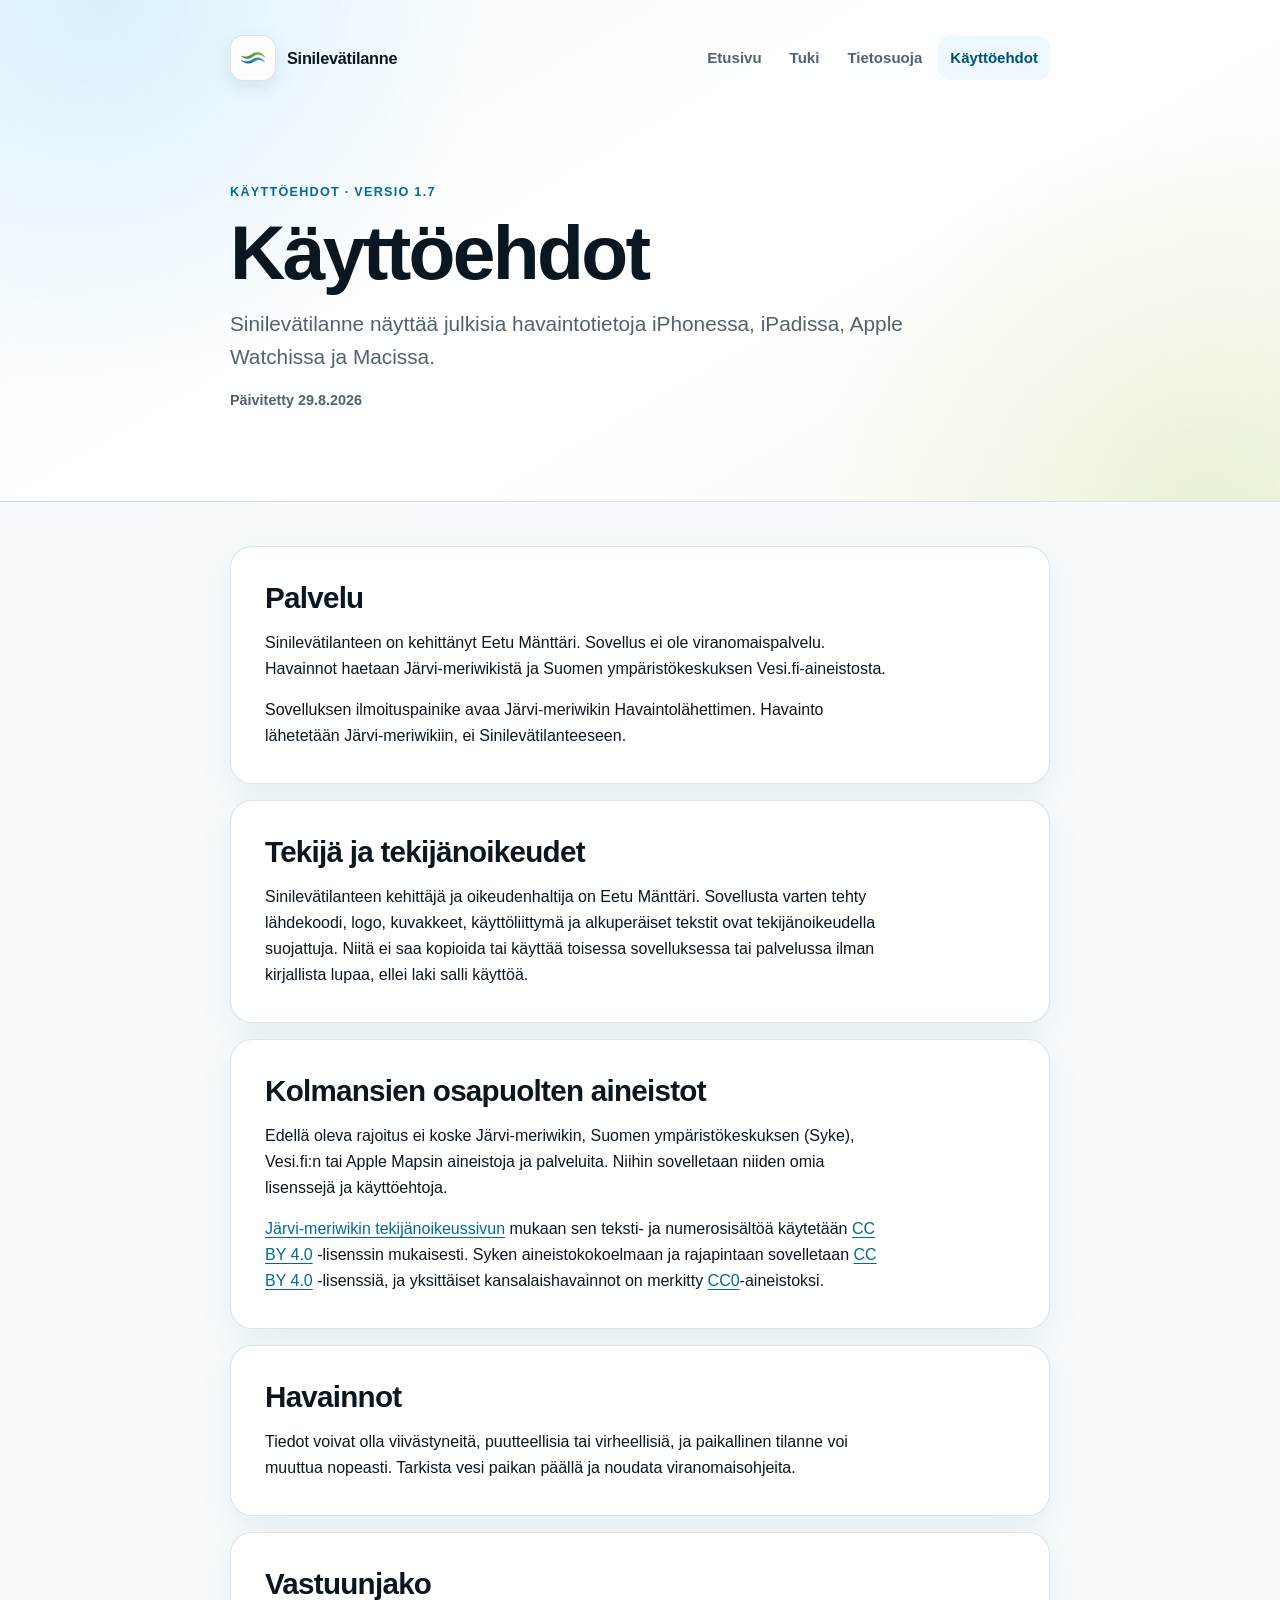
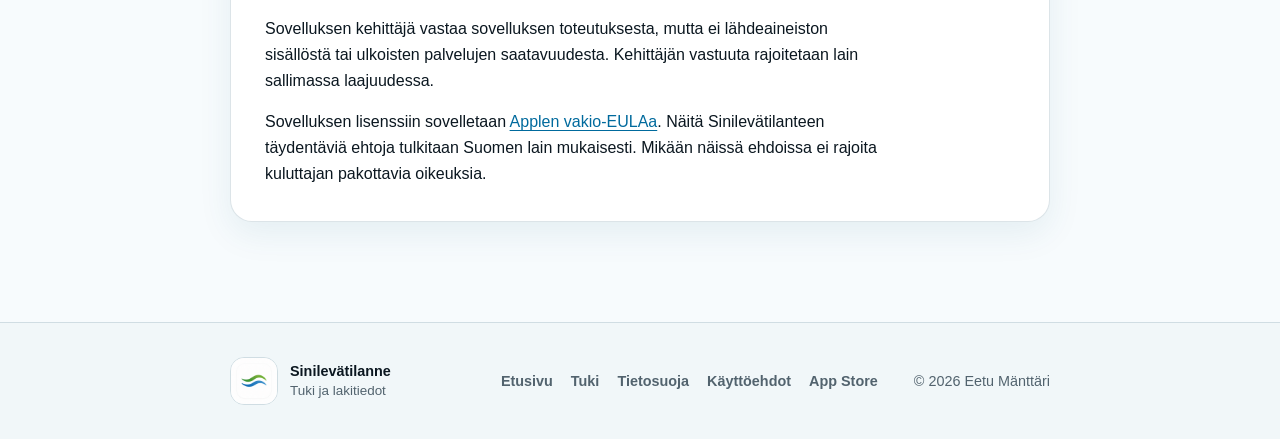
<file: docs/terms.html>
<!DOCTYPE html>
<html lang="fi">
<head>
  <meta charset="utf-8">
  <meta name="viewport" content="width=device-width, initial-scale=1">
  <meta name="color-scheme" content="light">
  <meta name="theme-color" content="#eef9ff">
  <meta name="application-name" content="Sinilevätilanne">
  <meta name="author" content="Eetu Mänttäri">
  <meta name="robots" content="index, follow, max-image-preview:large, max-snippet:-1, max-video-preview:-1">
  <title>Sinilevätilanne – Käyttöehdot</title>
  <meta name="description" content="Sinilevätilanne-sovelluksen käyttöehdot iPhonelle, iPadille, Apple Watchille ja Macille.">
  <meta property="og:type" content="website">
  <meta property="og:locale" content="fi_FI">
  <meta property="og:site_name" content="Sinilevätilanne">
  <meta property="og:title" content="Sinilevätilanne – käyttöehdot">
  <meta property="og:description" content="Sinilevätilanne-sovelluksen käyttöehdot iPhonelle, iPadille, Apple Watchille ja Macille.">
  <meta property="og:image" content="https://edman01.github.io/sinilevatilanne/app-icon.png">
  <meta property="og:image:width" content="256">
  <meta property="og:image:height" content="256">
  <meta property="og:image:alt" content="Sinilevätilanne-sovelluksen kuvake">
  <meta property="og:url" content="https://edman01.github.io/sinilevatilanne/terms.html">
  <link rel="canonical" href="https://edman01.github.io/sinilevatilanne/terms.html">
  <link rel="alternate" hreflang="fi" href="https://edman01.github.io/sinilevatilanne/terms.html">
  <link rel="sitemap" type="application/xml" href="https://edman01.github.io/sinilevatilanne/sitemap.xml">
  <link rel="icon" href="app-icon.png" type="image/png">
  <link rel="apple-touch-icon" href="app-icon.png">
  <link rel="stylesheet" href="styles.css?v=20260829-9">
</head>
<body>
  <a class="skip-link" href="#sisalto">Siirry sisältöön</a>

  <header class="legal-hero">
    <div class="container">
      <nav class="topbar" aria-label="Päänavigaatio">
        <a class="brand" href="./" aria-label="Sinilevätilanne – etusivu">
          <span class="app-mark" aria-hidden="true"><img src="app-icon.png" alt=""></span>
          <span>Sinilevätilanne</span>
        </a>
        <div class="nav-links">
          <a href="./">Etusivu</a>
          <a href="support.html">Tuki</a>
          <a href="privacy.html">Tietosuoja</a>
          <a aria-current="page" href="terms.html">Käyttöehdot</a>
        </div>
      </nav>

      <div class="legal-heading">
        <p class="eyebrow">Käyttöehdot · versio 1.7</p>
        <h1>Käyttöehdot</h1>
        <p class="lead">Sinilevätilanne näyttää julkisia havaintotietoja iPhonessa, iPadissa, Apple Watchissa ja Macissa.</p>
        <p class="updated">Päivitetty 29.8.2026</p>
      </div>
    </div>
  </header>

  <main id="sisalto" class="container legal">
    <section class="card" aria-labelledby="palvelu">
      <h2 id="palvelu">Palvelu</h2>
      <p>Sinilevätilanteen on kehittänyt Eetu Mänttäri. Sovellus ei ole viranomaispalvelu. Havainnot haetaan Järvi-meriwikistä ja Suomen ympäristökeskuksen Vesi.fi-aineistosta.</p>
      <p>Sovelluksen ilmoituspainike avaa Järvi-meriwikin Havaintolähettimen. Havainto lähetetään Järvi-meriwikiin, ei Sinilevätilanteeseen.</p>
    </section>

    <section class="card" aria-labelledby="tekijanoikeudet">
      <h2 id="tekijanoikeudet">Tekijä ja tekijänoikeudet</h2>
      <p>Sinilevätilanteen kehittäjä ja oikeudenhaltija on Eetu Mänttäri. Sovellusta varten tehty lähdekoodi, logo, kuvakkeet, käyttöliittymä ja alkuperäiset tekstit ovat tekijänoikeudella suojattuja. Niitä ei saa kopioida tai käyttää toisessa sovelluksessa tai palvelussa ilman kirjallista lupaa, ellei laki salli käyttöä.</p>
    </section>

    <section class="card" aria-labelledby="kolmannet-osapuolet">
      <h2 id="kolmannet-osapuolet">Kolmansien osapuolten aineistot</h2>
      <p>Edellä oleva rajoitus ei koske Järvi-meriwikin, Suomen ympäristökeskuksen (Syke), Vesi.fi:n tai Apple Mapsin aineistoja ja palveluita. Niihin sovelletaan niiden omia lisenssejä ja käyttöehtoja.</p>
      <p><a href="https://www.jarviwiki.fi/wiki/J%C3%A4rviwiki%3ATekij%C3%A4noikeudet" rel="external">Järvi-meriwikin tekijänoikeussivun</a> mukaan sen teksti- ja numerosisältöä käytetään <a href="https://creativecommons.org/licenses/by/4.0/deed.fi" rel="external">CC BY 4.0</a> -lisenssin mukaisesti. Syken aineistokokoelmaan ja rajapintaan sovelletaan <a href="https://creativecommons.org/licenses/by/4.0/deed.fi" rel="external">CC BY 4.0</a> -lisenssiä, ja yksittäiset kansalaishavainnot on merkitty <a href="https://creativecommons.org/publicdomain/zero/1.0/deed.fi" rel="external">CC0</a>-aineistoksi.</p>
    </section>

    <section class="card" aria-labelledby="havainnot">
      <h2 id="havainnot">Havainnot</h2>
      <p>Tiedot voivat olla viivästyneitä, puutteellisia tai virheellisiä, ja paikallinen tilanne voi muuttua nopeasti. Tarkista vesi paikan päällä ja noudata viranomaisohjeita.</p>
    </section>

    <section class="card" aria-labelledby="vastuu">
      <h2 id="vastuu">Vastuunjako</h2>
      <p>Sovelluksen kehittäjä vastaa sovelluksen toteutuksesta, mutta ei lähdeaineiston sisällöstä tai ulkoisten palvelujen saatavuudesta. Kehittäjän vastuuta rajoitetaan lain sallimassa laajuudessa.</p>
      <p>Sovelluksen lisenssiin sovelletaan <a href="https://www.apple.com/legal/internet-services/itunes/dev/stdeula/" rel="external">Applen vakio-EULAa</a>. Näitä Sinilevätilanteen täydentäviä ehtoja tulkitaan Suomen lain mukaisesti. Mikään näissä ehdoissa ei rajoita kuluttajan pakottavia oikeuksia.</p>
    </section>
  </main>

  <footer class="site-footer legal-footer">
    <div class="container footer-grid">
      <div class="footer-brand">
        <img src="app-icon.png" width="48" height="48" alt="">
        <div><strong>Sinilevätilanne</strong><span>Tuki ja lakitiedot</span></div>
      </div>
      <nav aria-label="Alatunnisteen linkit">
        <a href="./">Etusivu</a>
        <a href="support.html">Tuki</a>
        <a href="privacy.html">Tietosuoja</a>
        <a href="terms.html">Käyttöehdot</a>
        <a href="https://apps.apple.com/us/app/sinilev%C3%A4tilanne/id6791301861">App Store</a>
      </nav>
      <p>© 2026 Eetu Mänttäri</p>
    </div>
  </footer>
</body>
</html>
</file>
<file: docs/styles.css>
:root {
  color-scheme: light;
  font-family: -apple-system, BlinkMacSystemFont, "SF Pro Text", "Segoe UI", sans-serif;
  color: #0b1720;
  background: #f7fbfd;
  font-synthesis: none;
  text-rendering: optimizeLegibility;
  -webkit-font-smoothing: antialiased;
  --ink: #0b1720;
  --ink-soft: #253743;
  --muted: #52636e;
  --brand: #006a9d;
  --brand-dark: #004f77;
  --green: #477416;
  --green-bright: #83b823;
  --blue-soft: #eef9ff;
  --green-soft: #eff8e9;
  --surface: #ffffff;
  --surface-soft: #f2f8fa;
  --page: #f7fbfd;
  --border: rgba(9, 67, 90, 0.14);
  --border-strong: rgba(9, 67, 90, 0.23);
  --shadow-sm: 0 12px 34px rgba(17, 88, 121, 0.08);
  --shadow: 0 24px 80px rgba(17, 88, 121, 0.14);
  --radius-sm: 14px;
  --radius: 22px;
  --radius-lg: 32px;
}

*,
*::before,
*::after {
  box-sizing: border-box;
}

html {
  scroll-behavior: smooth;
  scroll-padding-top: 96px;
}

body {
  min-width: 320px;
  margin: 0;
  overflow-x: clip;
  color: var(--ink);
  background: var(--page);
  font-size: 1rem;
  line-height: 1.62;
}

body.marketing-page {
  background: #ffffff;
}

::selection {
  color: var(--ink);
  background: #ccefff;
}

img {
  max-width: 100%;
}

a {
  color: var(--brand);
  text-decoration-thickness: 0.075em;
  text-underline-offset: 0.2em;
}

a:hover {
  color: var(--brand-dark);
}

a:focus-visible,
summary:focus-visible,
.button:focus-visible,
.app-store-button:focus-visible,
.secondary-button:focus-visible,
.nav-store:focus-visible {
  outline: 3px solid #007bb5;
  outline-offset: 4px;
  border-radius: 8px;
}

h1,
h2,
h3,
p {
  overflow-wrap: break-word;
}

h1,
h2,
h3 {
  color: var(--ink);
  text-wrap: balance;
}

h1 {
  max-width: 780px;
  margin: 0;
  font-size: clamp(2.75rem, 6.4vw, 5.15rem);
  font-weight: 790;
  line-height: 0.99;
  letter-spacing: -0.035em;
}

h2 {
  margin: 0 0 14px;
  font-size: clamp(2rem, 4.2vw, 3.65rem);
  font-weight: 760;
  line-height: 1.06;
  letter-spacing: -0.038em;
}

h3 {
  margin: 22px 0 8px;
  font-size: 1.18rem;
  line-height: 1.25;
  letter-spacing: -0.012em;
}

.wide-container,
.container {
  width: calc(100% - 40px);
  margin-inline: auto;
}

.wide-container {
  max-width: 1180px;
}

.container {
  max-width: 820px;
}

.skip-link {
  position: fixed;
  top: 12px;
  left: max(12px, env(safe-area-inset-left));
  z-index: 1000;
  padding: 11px 16px;
  color: #ffffff;
  background: var(--ink);
  border-radius: 10px;
  font-weight: 700;
  transform: translateY(-160%);
  transition: transform 160ms ease;
}

.skip-link:focus {
  color: #ffffff;
  transform: translateY(0);
}

/* Shared navigation */

.site-header {
  position: sticky;
  top: 0;
  z-index: 100;
  background: rgba(255, 255, 255, 0.9);
  border-bottom: 1px solid var(--border);
  -webkit-backdrop-filter: saturate(170%) blur(18px);
  backdrop-filter: saturate(170%) blur(18px);
}

.topbar {
  display: flex;
  align-items: center;
  justify-content: space-between;
  min-height: 76px;
  gap: 24px;
}

.brand {
  display: inline-flex;
  flex: 0 0 auto;
  align-items: center;
  gap: 11px;
  color: var(--ink);
  font-size: 1.02rem;
  font-weight: 770;
  letter-spacing: -0.016em;
  text-decoration: none;
}

.brand:hover {
  color: var(--ink);
}

.app-mark {
  display: block;
  width: 46px;
  height: 46px;
  overflow: hidden;
  background: #ffffff;
  border: 1px solid var(--border);
  border-radius: 14px;
  box-shadow: 0 7px 18px rgba(17, 88, 121, 0.1);
}

.app-mark img {
  display: block;
  width: 100%;
  height: 100%;
  object-fit: cover;
}

.nav-links {
  display: flex;
  align-items: center;
  justify-content: flex-end;
  gap: 4px;
}

.nav-links a {
  display: inline-flex;
  align-items: center;
  justify-content: center;
  min-height: 44px;
  padding: 8px 12px;
  color: var(--muted);
  border-radius: 12px;
  font-size: 0.94rem;
  font-weight: 690;
  line-height: 1.2;
  text-decoration: none;
  white-space: nowrap;
}

.nav-links a:hover {
  color: var(--ink);
  background: var(--surface-soft);
}

.nav-links a[aria-current="page"] {
  color: var(--brand-dark);
  background: var(--blue-soft);
}

.nav-links .nav-store {
  min-height: 44px;
  margin-left: 8px;
  padding-inline: 17px;
  color: #ffffff;
  background: var(--ink);
  box-shadow: 0 8px 20px rgba(11, 23, 32, 0.15);
}

.nav-links .nav-store:hover {
  color: #ffffff;
  background: #1b303e;
}

.short-label {
  display: none;
}

/* Marketing hero */

.marketing-hero {
  position: relative;
  isolation: isolate;
  overflow: hidden;
  background:
    radial-gradient(circle at 8% 12%, rgba(71, 190, 239, 0.18), transparent 30%),
    radial-gradient(circle at 91% 77%, rgba(131, 184, 35, 0.17), transparent 31%),
    linear-gradient(145deg, #f7fcff 0%, #ffffff 49%, #f5fbed 100%);
  border-bottom: 1px solid var(--border);
}

.hero-grid {
  display: grid;
  grid-template-columns: minmax(0, 1.08fr) minmax(300px, 0.92fr);
  align-items: center;
  min-height: 700px;
  gap: clamp(44px, 6vw, 96px);
  padding-block: clamp(52px, 6vw, 88px);
}

.hero-content {
  position: relative;
  z-index: 3;
}

.hero-content h1 {
  max-width: 800px;
  font-size: clamp(2.4rem, 4.6vw, 3.7rem);
  overflow-wrap: normal;
  word-break: normal;
  hyphens: none;
}

.eyebrow {
  margin: 0 0 12px;
  color: var(--brand);
  font-size: 0.79rem;
  font-weight: 810;
  letter-spacing: 0.1em;
  line-height: 1.4;
  text-transform: uppercase;
}

.hero-lead,
.lead {
  max-width: 690px;
  color: var(--muted);
  font-size: clamp(1.08rem, 2.25vw, 1.3rem);
  line-height: 1.58;
}

.hero-lead {
  margin: 24px 0 0;
}

.hero-actions {
  display: flex;
  flex-wrap: wrap;
  align-items: center;
  gap: 12px;
  margin-top: 30px;
}

.app-store-button,
.secondary-button,
.button,
.text-button,
.mac-availability {
  display: inline-flex;
  align-items: center;
  justify-content: center;
  min-height: 52px;
  border-radius: 15px;
  font-weight: 730;
  line-height: 1.12;
  text-decoration: none;
}

.app-store-button {
  min-width: 181px;
  gap: 10px;
  padding: 10px 18px;
  color: #ffffff;
  background: var(--ink);
  box-shadow: 0 12px 30px rgba(11, 23, 32, 0.18);
}

.app-store-button:hover {
  color: #ffffff;
  background: #1b303e;
  transform: translateY(-1px);
}

.app-store-button small {
  display: block;
  margin-bottom: 1px;
  font-size: 0.63rem;
  font-weight: 560;
  letter-spacing: 0.02em;
}

.apple-symbol {
  font-size: 1.85rem;
  line-height: 1;
}

.secondary-button,
.button,
.text-button {
  padding: 12px 19px;
}

.secondary-button,
.text-button {
  color: var(--brand-dark);
  background: rgba(255, 255, 255, 0.78);
  border: 1px solid var(--border-strong);
}

.secondary-button:hover,
.text-button:hover {
  color: var(--ink);
  background: #ffffff;
  border-color: rgba(0, 106, 157, 0.38);
}

.mac-availability {
  flex: 0 0 100%;
  justify-content: flex-start;
  gap: 10px;
  min-height: 0;
  padding: 4px 0 0;
  color: var(--ink-soft);
  background: transparent;
  border: 0;
  border-radius: 0;
}

.mac-availability svg {
  width: 20px;
  height: 20px;
  fill: none;
  stroke: var(--brand-dark);
  stroke-linecap: round;
  stroke-linejoin: round;
  stroke-width: 1.8;
}

.mac-availability > span {
  display: flex;
  align-items: baseline;
  flex-wrap: wrap;
  gap: 3px 7px;
  text-align: left;
}

.mac-availability small {
  color: var(--muted);
  font-size: 0.82rem;
  font-weight: 680;
  letter-spacing: 0;
}

.mac-availability strong {
  color: var(--brand-dark);
  font-size: 0.82rem;
  line-height: 1.15;
}

.button {
  color: #ffffff;
  background: var(--brand-dark);
  box-shadow: 0 9px 24px rgba(0, 79, 119, 0.17);
}

.button:hover {
  color: #ffffff;
  background: #003e5e;
}

.trust-list {
  display: flex;
  flex-wrap: wrap;
  gap: 9px 18px;
  margin: 24px 0 0;
  padding: 0;
  color: var(--muted);
  font-size: 0.88rem;
  font-weight: 650;
  list-style: none;
}

.trust-list li {
  position: relative;
  padding-left: 18px;
}

.trust-list li::before {
  position: absolute;
  top: 0.7em;
  left: 0;
  width: 8px;
  height: 8px;
  background: var(--green-bright);
  border-radius: 50%;
  box-shadow: 0 0 0 4px rgba(131, 184, 35, 0.13);
  content: "";
  transform: translateY(-50%);
}

.hero-disclaimer {
  margin: 15px 0 0;
  color: var(--muted);
  font-size: 0.84rem;
  font-weight: 620;
}

.hero-visual {
  position: relative;
  isolation: isolate;
  display: grid;
  place-items: center;
  min-width: 0;
  min-height: 680px;
  padding-block: 24px;
}

.phone-shot {
  position: relative;
  z-index: 2;
  margin: 0;
  overflow: hidden;
  background: #dff4ff;
  border: 7px solid rgba(255, 255, 255, 0.94);
  border-radius: clamp(30px, 4vw, 48px);
  box-shadow: var(--shadow);
}

.phone-shot img {
  display: block;
  width: 100%;
  height: auto;
  aspect-ratio: 1320 / 2868;
  object-fit: cover;
}

.hero-phone {
  width: min(100%, 296px);
}

.hero-orb {
  position: absolute;
  z-index: 0;
  border-radius: 50%;
  filter: blur(1px);
}

.hero-orb-blue {
  top: 3%;
  right: -8%;
  width: 350px;
  height: 350px;
  background: linear-gradient(145deg, rgba(82, 196, 242, 0.38), rgba(33, 153, 198, 0.09));
}

.hero-orb-green {
  bottom: 3%;
  left: -5%;
  width: 290px;
  height: 290px;
  background: linear-gradient(145deg, rgba(168, 218, 84, 0.34), rgba(96, 156, 35, 0.08));
}

/* Marketing content */

.fact-strip {
  background: #ffffff;
  border-bottom: 1px solid var(--border);
}

.fact-strip-grid {
  display: grid;
  grid-template-columns: repeat(3, minmax(0, 1fr));
  padding-block: 30px;
}

.fact-strip-grid > div {
  display: grid;
  gap: 2px;
  padding-inline: clamp(20px, 4vw, 50px);
  border-left: 1px solid var(--border);
}

.fact-strip-grid > div:first-child {
  padding-left: 0;
  border-left: 0;
}

.fact-strip-grid > div:last-child {
  padding-right: 0;
}

.fact-strip strong {
  color: var(--ink);
  font-size: 1.04rem;
  letter-spacing: -0.012em;
}

.fact-strip span {
  color: var(--muted);
  font-size: 0.88rem;
  line-height: 1.45;
}

.section {
  padding-block: clamp(88px, 10vw, 138px);
}

.section-heading {
  max-width: 760px;
  margin-bottom: clamp(38px, 6vw, 60px);
}

.section-heading > p:last-child {
  max-width: 680px;
  margin: 18px 0 0;
  color: var(--muted);
  font-size: 1.08rem;
}

.section-heading.centered {
  margin-inline: auto;
  text-align: center;
}

.section-heading.centered > p:last-child {
  margin-inline: auto;
}

.feature-grid {
  display: grid;
  grid-template-columns: repeat(2, minmax(0, 1fr));
  gap: 16px;
}

.feature-card {
  min-height: 0;
  padding: 26px 28px;
  background: #ffffff;
  border: 1px solid var(--border);
  border-radius: 18px;
  box-shadow: 0 8px 24px rgba(17, 88, 121, 0.05);
  transition: border-color 180ms ease, box-shadow 180ms ease;
}

.feature-card:hover {
  border-color: var(--border-strong);
  box-shadow: 0 12px 30px rgba(17, 88, 121, 0.08);
}

.feature-card h3 {
  margin: 0 0 9px;
  font-size: 1.16rem;
}

.feature-card p {
  margin: 0;
  color: var(--muted);
  line-height: 1.58;
}

.showcase-section {
  padding-block: clamp(88px, 11vw, 148px);
  overflow: hidden;
  background: var(--blue-soft);
  border-block: 1px solid var(--border);
}

.showcase-section.showcase-alt {
  background: var(--green-soft);
  border-top: 0;
}

.showcase-section.showcase-season {
  background:
    radial-gradient(circle at 86% 18%, rgba(255, 169, 66, 0.11), transparent 34%),
    #f8fbfd;
  border-top: 0;
}

.showcase-grid {
  display: grid;
  grid-template-columns: minmax(280px, 0.86fr) minmax(0, 1.14fr);
  align-items: center;
  gap: clamp(52px, 9vw, 120px);
}

.showcase-grid.reverse {
  grid-template-columns: minmax(0, 1.14fr) minmax(280px, 0.86fr);
}

.showcase-grid.reverse .showcase-phone {
  order: 2;
}

.showcase-grid.reverse .showcase-copy {
  order: 1;
}

.showcase-phone {
  width: clamp(270px, 29vw, 365px);
  justify-self: center;
}

.showcase-copy {
  max-width: 650px;
}

.showcase-copy > p:not(.eyebrow) {
  max-width: 62ch;
  margin: 20px 0 0;
  color: var(--muted);
  font-size: 1.08rem;
}

.season-inline-chart {
  margin: 28px 0 0;
  padding: 14px;
  background: #ffffff;
  border: 1px solid var(--border);
  border-radius: 20px;
  box-shadow: 0 12px 32px rgba(17, 88, 121, 0.08);
}

.season-inline-chart figcaption {
  margin: 0 2px 11px;
  color: var(--ink);
  font-size: 0.86rem;
  font-weight: 760;
}

.season-inline-chart img {
  display: block;
  width: 100%;
  height: auto;
  border-radius: 12px;
}

.device-section {
  padding-bottom: clamp(100px, 12vw, 160px);
}

.device-grid {
  display: grid;
  grid-template-columns: repeat(4, minmax(0, 1fr));
  gap: 18px;
}

.device-grid article {
  min-height: 190px;
  padding: 29px;
  background: #ffffff;
  border: 1px solid var(--border);
  border-radius: var(--radius);
  box-shadow: var(--shadow-sm);
}

.device-grid h3 {
  display: inline-flex;
  align-items: center;
  min-height: 34px;
  margin: 0;
  padding: 6px 12px;
  color: var(--brand-dark);
  background: var(--blue-soft);
  border-radius: 999px;
  font-size: 0.82rem;
  font-weight: 800;
  letter-spacing: 0.03em;
}

.device-grid article:nth-child(2) h3 {
  color: var(--green);
  background: var(--green-soft);
}

.device-title {
  display: flex;
  flex-wrap: wrap;
  align-items: center;
  gap: 8px;
}

.device-title > span {
  display: inline-flex;
  align-items: center;
  min-height: 28px;
  padding: 5px 10px;
  color: var(--muted);
  background: var(--surface-soft);
  border: 1px solid var(--border);
  border-radius: 999px;
  font-size: 0.72rem;
  font-weight: 760;
  letter-spacing: 0.03em;
  line-height: 1.2;
  text-transform: uppercase;
}

.device-grid .device-coming-soon {
  background: linear-gradient(145deg, #ffffff, var(--surface-soft));
}

.device-grid p {
  margin: 22px 0 0;
  color: var(--muted);
  font-size: 1.02rem;
}

.source-band {
  padding-block: clamp(68px, 8vw, 104px);
  background:
    radial-gradient(circle at 4% 15%, rgba(49, 174, 224, 0.14), transparent 27%),
    linear-gradient(135deg, #e6f7ff, #f2faeb);
  border-block: 1px solid var(--border);
}

.source-band-grid {
  display: grid;
  grid-template-columns: minmax(0, 1.1fr) minmax(0, 0.9fr);
  align-items: end;
  gap: clamp(40px, 8vw, 100px);
}

.source-band h2 {
  max-width: 700px;
  font-size: clamp(2rem, 4vw, 3.4rem);
}

.source-band-grid > p {
  margin: 0;
  color: var(--muted);
}

.final-cta {
  padding-block: clamp(74px, 9vw, 120px);
  background: #ffffff;
}

.final-cta-card {
  display: grid;
  grid-template-columns: auto minmax(0, 1fr) auto;
  align-items: center;
  gap: clamp(24px, 4vw, 48px);
  padding: clamp(30px, 5vw, 54px);
  background:
    radial-gradient(circle at 0 0, rgba(78, 193, 239, 0.17), transparent 32%),
    radial-gradient(circle at 100% 100%, rgba(131, 184, 35, 0.15), transparent 32%),
    #f8fcfe;
  border: 1px solid var(--border);
  border-radius: var(--radius-lg);
  box-shadow: var(--shadow-sm);
}

.final-cta-card > img {
  display: block;
  width: clamp(78px, 9vw, 110px);
  height: auto;
  border: 1px solid var(--border);
  border-radius: 25%;
  box-shadow: 0 12px 30px rgba(17, 88, 121, 0.13);
}

.final-cta-card h2 {
  max-width: 650px;
  margin-bottom: 10px;
  font-size: clamp(1.8rem, 3.5vw, 2.8rem);
}

.final-cta-card p:not(.eyebrow) {
  max-width: 620px;
  margin: 0;
  color: var(--muted);
}

/* Legal and support pages */

.legal-hero,
.hero {
  padding: 20px 0 clamp(58px, 8vw, 88px);
  background:
    radial-gradient(circle at 8% 0, rgba(59, 184, 234, 0.15), transparent 30%),
    radial-gradient(circle at 94% 100%, rgba(131, 184, 35, 0.13), transparent 29%),
    linear-gradient(150deg, #f5fbff, #ffffff 56%, #f7fbf1);
  border-bottom: 1px solid var(--border);
}

.hero-small {
  padding-bottom: clamp(54px, 7vw, 78px);
}

.legal-heading,
.hero-copy {
  margin-top: clamp(56px, 8vw, 88px);
}

.legal-heading h1,
.hero-copy h1 {
  font-size: clamp(2.8rem, 7vw, 4.8rem);
}

.lead {
  margin: 18px 0 0;
}

.updated {
  margin: 16px 0 0;
  color: var(--muted);
  font-size: 0.9rem;
  font-weight: 620;
}

main.legal {
  padding-block: 28px clamp(54px, 7vw, 84px);
}

.card {
  margin: 16px 0;
  padding: clamp(24px, 5vw, 34px);
  background: var(--surface);
  border: 1px solid var(--border);
  border-radius: var(--radius);
  box-shadow: var(--shadow-sm);
}

.card h2 {
  font-size: clamp(1.45rem, 4vw, 1.85rem);
  line-height: 1.18;
  letter-spacing: -0.025em;
}

.card p:first-of-type {
  margin-top: 0;
}

.card p:last-child,
.card ul:last-child,
.card dl:last-child {
  margin-bottom: 0;
}

.card p,
.notice p {
  max-width: 70ch;
}

.contact-card {
  background:
    radial-gradient(circle at 100% 0, rgba(56, 180, 230, 0.1), transparent 38%),
    #ffffff;
}

.pill {
  display: inline-flex;
  align-items: center;
  min-height: 30px;
  margin: 0 0 13px !important;
  padding: 5px 11px;
  color: var(--brand-dark);
  background: var(--blue-soft);
  border: 1px solid rgba(0, 106, 157, 0.13);
  border-radius: 999px;
  font-size: 0.74rem;
  font-weight: 810;
  letter-spacing: 0.07em;
  line-height: 1.25;
  text-transform: uppercase;
}

.email {
  margin: 12px 0 20px !important;
  font-size: clamp(1.12rem, 4vw, 1.42rem);
  font-weight: 750;
  overflow-wrap: anywhere;
}

.muted {
  color: var(--muted);
  font-size: 0.92rem;
}

.notice {
  margin: 18px 0 0;
  padding: 20px 22px;
  color: var(--ink-soft);
  background: var(--blue-soft);
  border: 1px solid var(--border);
  border-left: 4px solid var(--brand);
  border-radius: 17px;
}

.notice p {
  margin: 5px 0 0;
}

.faq-list {
  display: grid;
  gap: 10px;
  margin-top: 18px;
}

.faq-list details {
  overflow: hidden;
  background: var(--surface-soft);
  border: 1px solid var(--border);
  border-radius: 15px;
}

.faq-list summary {
  position: relative;
  min-height: 52px;
  padding: 15px 48px 15px 17px;
  color: var(--ink);
  font-weight: 710;
  line-height: 1.4;
  cursor: pointer;
  list-style: none;
}

.faq-list summary::-webkit-details-marker {
  display: none;
}

.faq-list summary::after {
  position: absolute;
  top: 50%;
  right: 18px;
  color: var(--brand);
  font-size: 1.25rem;
  font-weight: 500;
  content: "+";
  transform: translateY(-52%);
}

.faq-list details[open] summary::after {
  content: "\2212";
}

.faq-list details[open] summary {
  border-bottom: 1px solid var(--border);
}

.faq-list details p {
  margin: 0;
  padding: 16px 18px 18px;
  color: var(--muted);
}

.privacy-points {
  display: grid;
  grid-template-columns: repeat(3, minmax(0, 1fr));
  gap: 12px;
  margin: 22px 0;
}

.privacy-points > div {
  padding: 17px;
  background: var(--surface-soft);
  border: 1px solid var(--border);
  border-radius: 15px;
}

.privacy-points dt {
  margin-bottom: 6px;
  color: var(--ink);
  font-weight: 760;
}

.privacy-points dd {
  margin: 0;
  color: var(--muted);
  font-size: 0.92rem;
  line-height: 1.5;
}

.contact-actions,
.link-row {
  display: flex;
  flex-wrap: wrap;
  align-items: center;
  gap: 12px 20px;
}

.contact-actions {
  margin-top: 22px;
}

.link-row {
  margin-top: 20px;
}

.compact-card {
  display: flex;
  align-items: center;
  justify-content: space-between;
  gap: 26px;
}

.compact-card h2 {
  margin-bottom: 6px;
}

.compact-card p {
  margin: 0;
}

.legal .card,
.legal .notice {
  scroll-margin-top: 20px;
}

.legal h3 + p {
  margin-top: 0;
}

/* Shared footer */

.site-footer {
  padding-block: 38px;
  color: var(--muted);
  background: #f1f7f9;
  border-top: 1px solid var(--border);
  font-size: 0.9rem;
}

.legal-footer {
  padding-block: 34px;
}

.footer-grid {
  display: grid;
  grid-template-columns: minmax(220px, 1fr) auto auto;
  align-items: center;
  gap: 24px 36px;
}

.footer-brand {
  display: flex;
  align-items: center;
  gap: 12px;
}

.footer-brand img {
  flex: 0 0 auto;
  width: 48px;
  height: 48px;
  border: 1px solid var(--border);
  border-radius: 14px;
}

.footer-brand div {
  display: grid;
  line-height: 1.35;
}

.footer-brand strong {
  color: var(--ink);
}

.footer-brand span {
  font-size: 0.84rem;
}

.site-footer nav {
  display: flex;
  flex-wrap: wrap;
  justify-content: flex-end;
  gap: 8px 18px;
}

.site-footer nav a {
  color: var(--muted);
  font-weight: 650;
  text-decoration: none;
}

.site-footer nav a:hover {
  color: var(--brand-dark);
  text-decoration: underline;
}

.site-footer p,
.footer p {
  margin: 0;
}

.footer {
  display: flex;
  align-items: center;
  justify-content: space-between;
  gap: 16px;
  padding: 26px 0 42px;
  color: var(--muted);
  font-size: 0.9rem;
}

@media (max-width: 1040px) {
  .marketing-nav .desktop-link {
    display: none;
  }

  .hero-grid {
    grid-template-columns: minmax(0, 1fr) minmax(280px, 0.72fr);
    min-height: 660px;
    gap: 38px;
  }

  .hero-phone {
    width: min(100%, 280px);
  }

  .feature-grid {
    grid-template-columns: repeat(2, minmax(0, 1fr));
  }

  .device-grid {
    grid-template-columns: repeat(2, minmax(0, 1fr));
  }

  .final-cta-card {
    grid-template-columns: auto minmax(0, 1fr);
  }

  .final-cta-card .app-store-button {
    grid-column: 2;
    justify-self: start;
  }

  .footer-grid {
    grid-template-columns: minmax(220px, 1fr) minmax(280px, auto);
  }

  .site-footer .footer-grid > p {
    grid-column: 1 / -1;
  }
}

@media (max-width: 860px) {
  .hero-grid {
    grid-template-columns: 1fr;
    min-height: 0;
    padding-block: 68px 82px;
  }

  .hero-content {
    max-width: 730px;
  }

  .hero-visual {
    min-height: 650px;
  }

  .hero-phone {
    width: min(80vw, 292px);
  }

  .showcase-grid,
  .showcase-grid.reverse {
    grid-template-columns: 1fr;
    gap: 46px;
  }

  .showcase-grid .showcase-copy,
  .showcase-grid.reverse .showcase-copy {
    order: 1;
    max-width: 690px;
  }

  .showcase-grid .showcase-phone,
  .showcase-grid.reverse .showcase-phone {
    order: 2;
  }

  .showcase-phone {
    width: min(76vw, 325px);
  }

  .source-band-grid {
    grid-template-columns: 1fr;
    align-items: start;
    gap: 24px;
  }

  .footer-grid {
    grid-template-columns: 1fr;
    align-items: start;
  }

  .site-footer nav {
    justify-content: flex-start;
  }

  .site-footer .footer-grid > p {
    grid-column: auto;
  }
}

@media (max-width: 680px) {
  html {
    scroll-padding-top: 76px;
  }

  .wide-container,
  .container {
    width: calc(100% - 28px);
  }

  h1 {
    font-size: clamp(2.65rem, 12vw, 3.75rem);
    line-height: 1.01;
  }

  h2 {
    font-size: clamp(1.85rem, 9vw, 2.7rem);
  }

  .topbar {
    flex-wrap: wrap;
    min-height: 0;
    padding-block: 13px 11px;
    gap: 9px 12px;
  }

  .brand {
    font-size: 0.97rem;
  }

  .app-mark {
    width: 42px;
    height: 42px;
    border-radius: 13px;
  }

  .nav-links {
    width: 100%;
    justify-content: flex-start;
    flex-wrap: wrap;
    gap: 2px;
  }

  .marketing-page .topbar {
    flex-wrap: nowrap;
  }

  .marketing-page .nav-links {
    width: auto;
    margin-left: auto;
    flex-wrap: nowrap;
  }

  .nav-links a {
    min-height: 42px;
    padding: 8px 10px;
    font-size: 0.86rem;
  }

  .marketing-nav {
    justify-content: space-between;
  }

  .marketing-nav .nav-store {
    margin-left: auto;
  }

  .legal-hero,
  .hero {
    padding-top: 10px;
    padding-bottom: 54px;
  }

  .legal-heading,
  .hero-copy {
    margin-top: 44px;
  }

  .hero-grid {
    padding-block: 52px 72px;
    gap: 34px;
  }

  .hero-lead,
  .lead {
    font-size: 1.06rem;
  }

  .hero-actions {
    margin-top: 26px;
  }

  .trust-list {
    display: grid;
    gap: 9px;
  }

  .hero-visual {
    min-height: 590px;
  }

  .hero-phone {
    width: min(80vw, 268px);
  }

  .hero-orb-blue {
    width: 265px;
    height: 265px;
  }

  .hero-orb-green {
    width: 225px;
    height: 225px;
  }

  .fact-strip-grid {
    grid-template-columns: 1fr;
    padding-block: 8px;
  }

  .fact-strip-grid > div,
  .fact-strip-grid > div:first-child,
  .fact-strip-grid > div:last-child {
    padding: 18px 0;
    border-top: 1px solid var(--border);
    border-left: 0;
  }

  .fact-strip-grid > div:first-child {
    border-top: 0;
  }

  .section,
  .showcase-section {
    padding-block: 62px;
  }

  .feature-grid,
  .device-grid,
  .privacy-points {
    grid-template-columns: 1fr;
  }

  .feature-card {
    min-height: 0;
    padding: 24px;
  }

  .showcase-grid,
  .showcase-grid.reverse {
    gap: 38px;
  }

  .showcase-phone {
    width: min(76vw, 292px);
  }

  .device-grid article {
    min-height: 0;
    padding: 24px;
  }

  .final-cta-card {
    grid-template-columns: 1fr;
    justify-items: start;
  }

  .final-cta-card .app-store-button {
    grid-column: auto;
  }

  main.legal {
    padding-top: 15px;
  }

  .card {
    margin: 12px 0;
    padding: 22px;
    border-radius: 19px;
  }

  .notice {
    padding: 18px;
  }

  .compact-card,
  .footer {
    align-items: flex-start;
    flex-direction: column;
  }

  .site-footer nav {
    display: grid;
    grid-template-columns: repeat(2, minmax(0, max-content));
    gap: 10px 22px;
  }
}

@media (max-width: 420px) {
  .brand {
    gap: 9px;
  }

  .brand > span:last-child {
    max-width: 164px;
  }

  .marketing-nav .nav-store {
    padding-inline: 14px;
  }

  .full-label {
    display: none;
  }

  .short-label {
    display: inline;
  }

  .hero-actions {
    align-items: stretch;
    flex-direction: column;
  }

  .hero-actions .app-store-button,
  .hero-actions .secondary-button {
    width: 100%;
  }

  .hero-actions .mac-availability {
    justify-content: center;
    width: 100%;
    padding-top: 6px;
  }

  .hero-visual {
    min-height: 520px;
  }

  .hero-phone {
    width: min(82vw, 248px);
  }

  .final-cta-card {
    justify-items: center;
    text-align: center;
  }

  .final-cta-card .app-store-button {
    width: 100%;
  }

  .site-footer nav {
    grid-template-columns: 1fr;
  }
}

@media (prefers-reduced-motion: reduce) {
  html {
    scroll-behavior: auto;
  }

  *,
  *::before,
  *::after {
    scroll-behavior: auto !important;
    transition-duration: 0.01ms !important;
    animation-duration: 0.01ms !important;
    animation-iteration-count: 1 !important;
  }

  .app-store-button:hover {
    transform: none;
  }
}

@media (forced-colors: active) {
  .phone-shot,
  .card,
  .feature-card,
  .device-grid article,
  .final-cta-card {
    border: 1px solid CanvasText;
  }

  .trust-list li::before {
    forced-color-adjust: none;
  }
}
</file>
